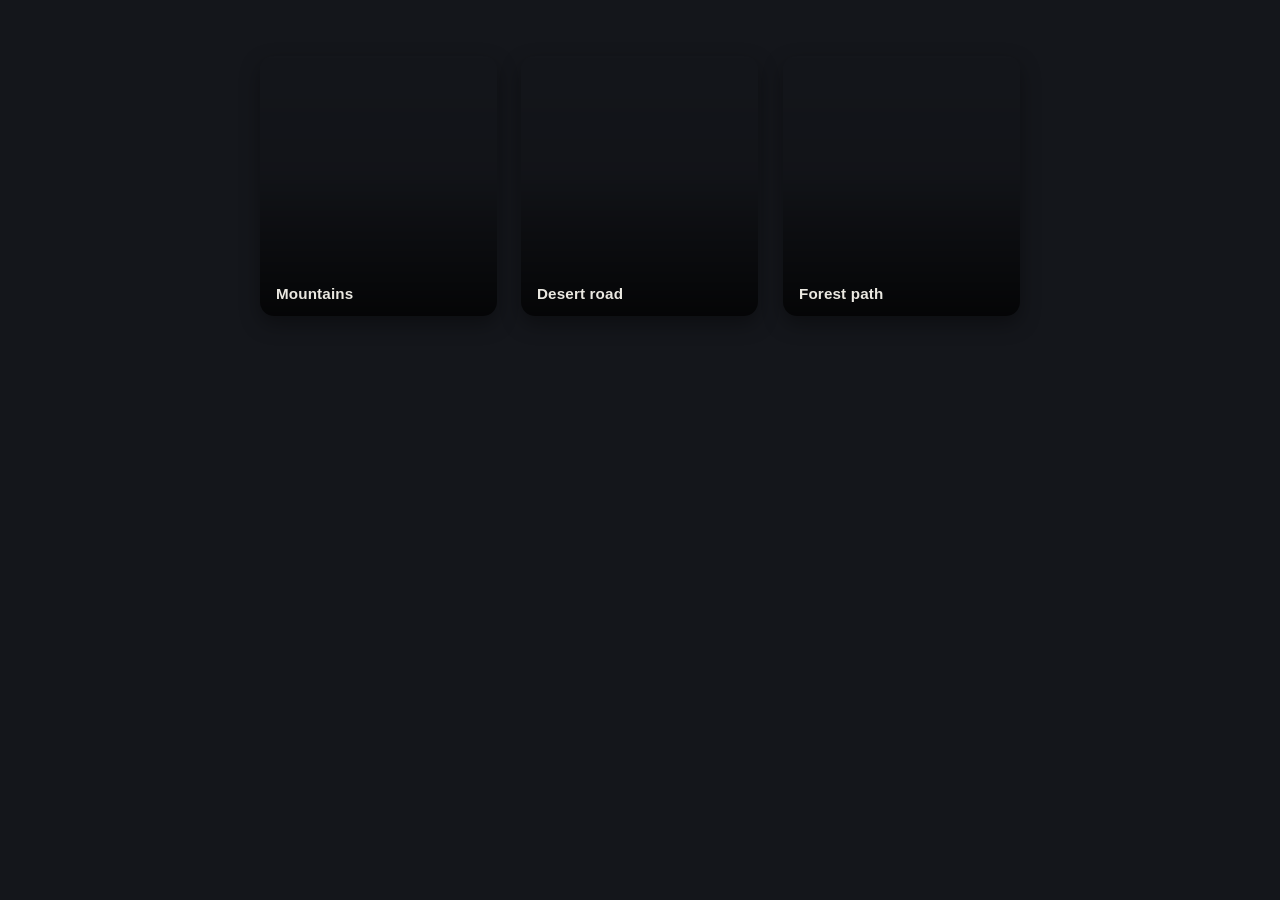
<file: assignment 4/index.html>
<!DOCTYPE html>
<html lang="en">
<head>
<meta charset="UTF-8">
<title>Assignment 4 — 3D Hover Cards</title>
 <link rel = "stylesheet" href="style.css">

</head>
<body>

  
  <div class="grid">
    <div class="card card-1"><span class="card-label">Mountains</span></div>
    <div class="card card-2"><span class="card-label">Desert road</span></div>
    <div class="card card-3"><span class="card-label">Forest path</span></div>
  </div>


</body>
</html>
</file>
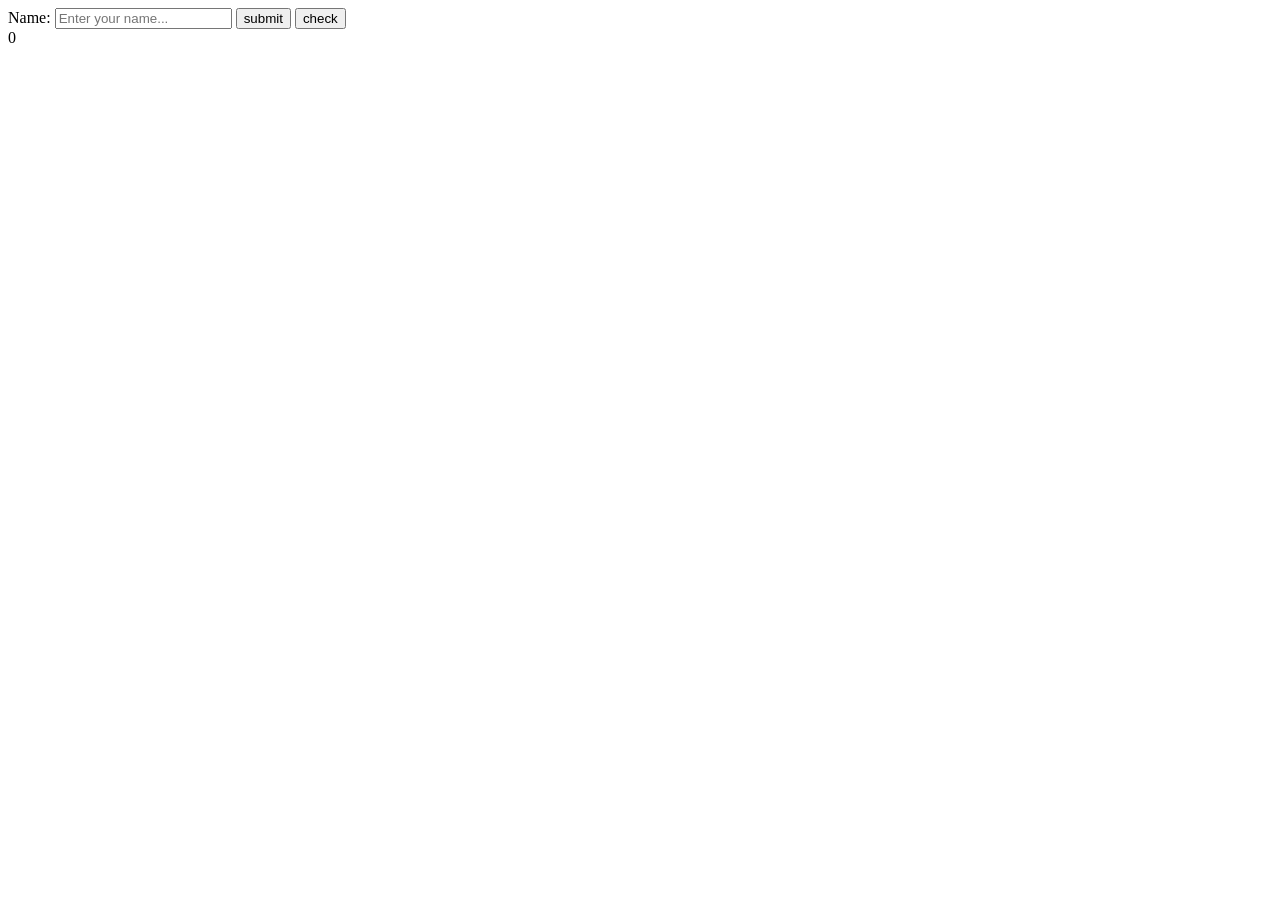
<file: assignment 5/index.html>
<!DOCTYPE html>
<html lang="en">
<head>
    <meta charset="UTF-8">
    <meta name="viewport" content="width=device-width, initial-scale=1.0">
    <title>Assignment 5</title>
    

    <style>
        #message{
            color: black;
        }
    </style>
</head>
<body>

    <div class="container">
    
            <div id="message"></div>

            <label for="">Name:</label>
            <input type="text" name="username" placeholder="Enter your name..." id="user_name">

            <button type="submit" id="welcome_btn" >submit</button>

            <button type="button" id="check_btn">check</button>
            <div id="message2"></div>

            <div class="counter">0</div>

    </div>
    

    <script src="script.js"></script>
    

    
</body>
</html>
</file>
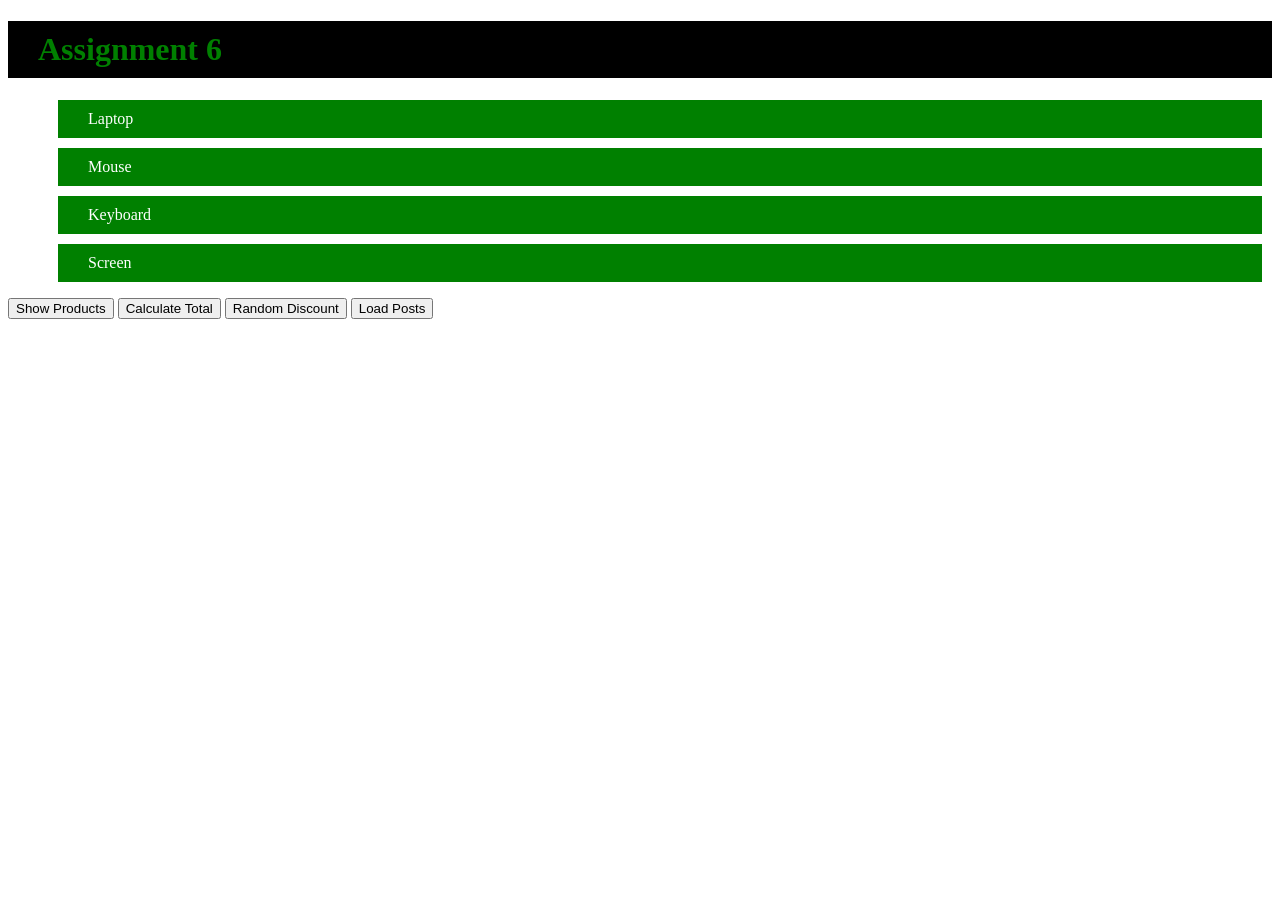
<file: assignment 6/index.html>
<!DOCTYPE html>
<html>
<head>
  <title>JavaScript Assignment</title>
</head>
<body>

  <h1 id="main-title">JavaScript Assignment</h1>

  <ul>
    <li class="product" data-price="500">Laptop</li>
    <li class="product" data-price="20">Mouse</li>
    <li class="product" data-price="35">Keyboard</li>
    <li class="product" data-price="150">Screen</li>
  </ul>

  <button onclick="showProducts()">Show Products</button>
  <button onclick="calculateTotal()">Calculate Total</button>
  <button onclick="randomDiscount()">Random Discount</button>
  <button onclick="loadPosts()">Load Posts</button>

  <div id="result"></div>

  <script src="script.js"></script>
</body>
</html>
</file>
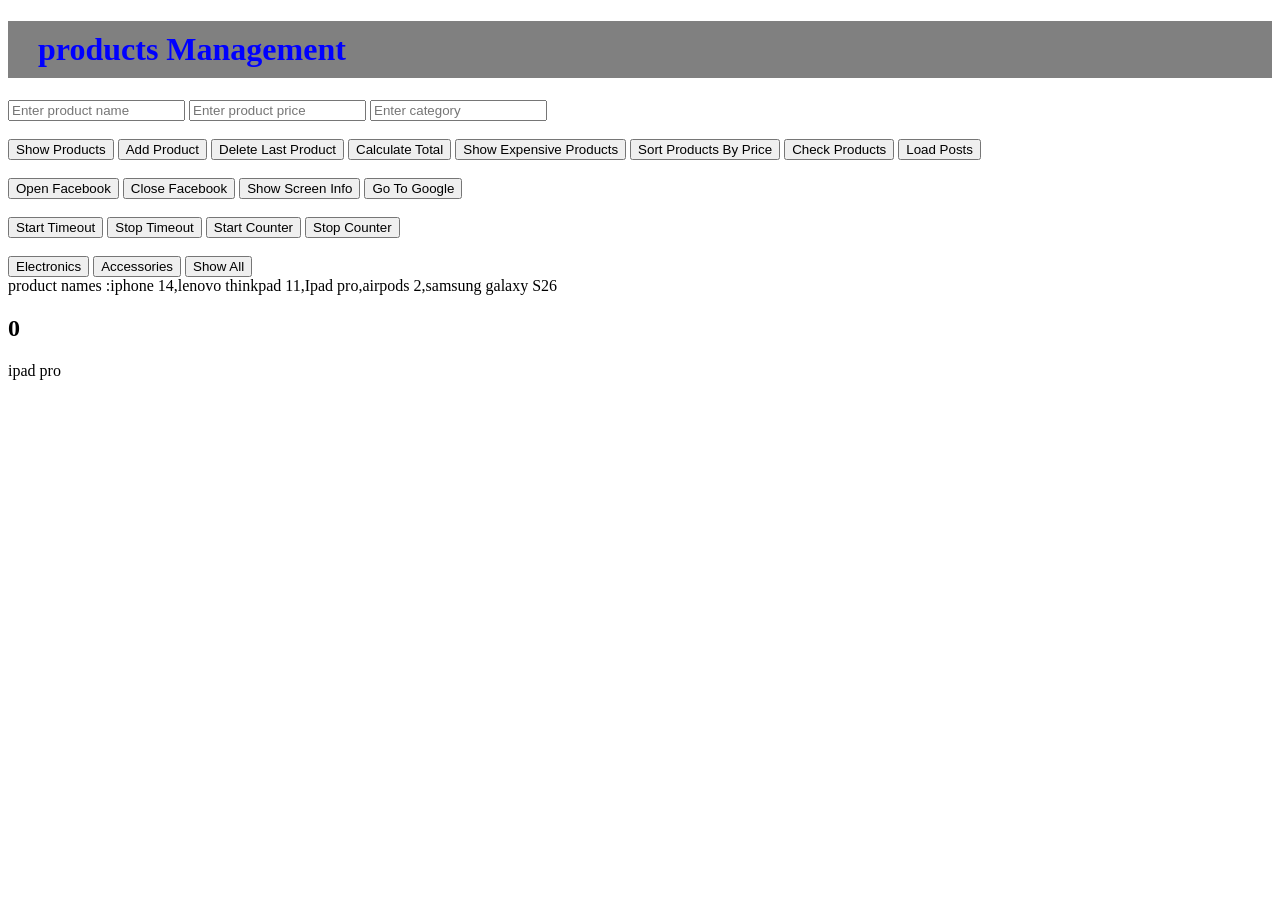
<file: assignment 7/index.html>
<!DOCTYPE html>
<html>
<head>
  <title>JavaScript Final Assignment</title>
</head>
<body>

  <h1 id="main-title">Products Management App</h1>

  <input type="text" id="productName" placeholder="Enter product name">
  <input type="number" id="productPrice" placeholder="Enter product price">
  <input type="text" id="productCategory" placeholder="Enter category">

  <br><br>

  <button onclick="drawProducts()">Show Products</button>
  <button onclick="addProduct()">Add Product</button>
  <button onclick="deleteLastProduct()">Delete Last Product</button>
  <button onclick="calculateTotal()">Calculate Total</button>
  <button onclick="showExpensiveProducts()">Show Expensive Products</button>
  <button onclick="sortProductsByPrice()">Sort Products By Price</button>
  <button onclick="checkProducts()">Check Products</button>
  <button onclick="loadPosts()">Load Posts</button>

  <br><br>

  <button onclick="openFacebook()">Open Facebook</button>
  <button onclick="closeFacebook()">Close Facebook</button>
  <button onclick="showScreenInfo()">Show Screen Info</button>
  <button onclick="goToGoogle()">Go To Google</button>

  <br><br>

  <button onclick="startTimeout()">Start Timeout</button>
  <button onclick="stopTimeout()">Stop Timeout</button>
  <button onclick="startCounter()">Start Counter</button>
  <button onclick="stopCounter()">Stop Counter</button>


  <br>
  <br>
  <button onclick="filterByCategory('electronics')">
    Electronics
</button>

<button onclick="filterByCategory('accessories')">
    Accessories
</button>

<button onclick="drawProducts()">
    Show All
</button>

<div id="result"></div>
  <h2 id="counter">0</h2>

  <div id="result"></div>

  <div id="product_set">ipad pro</div>


  <script src="script.js"></script>
</body>
</html>
</file>
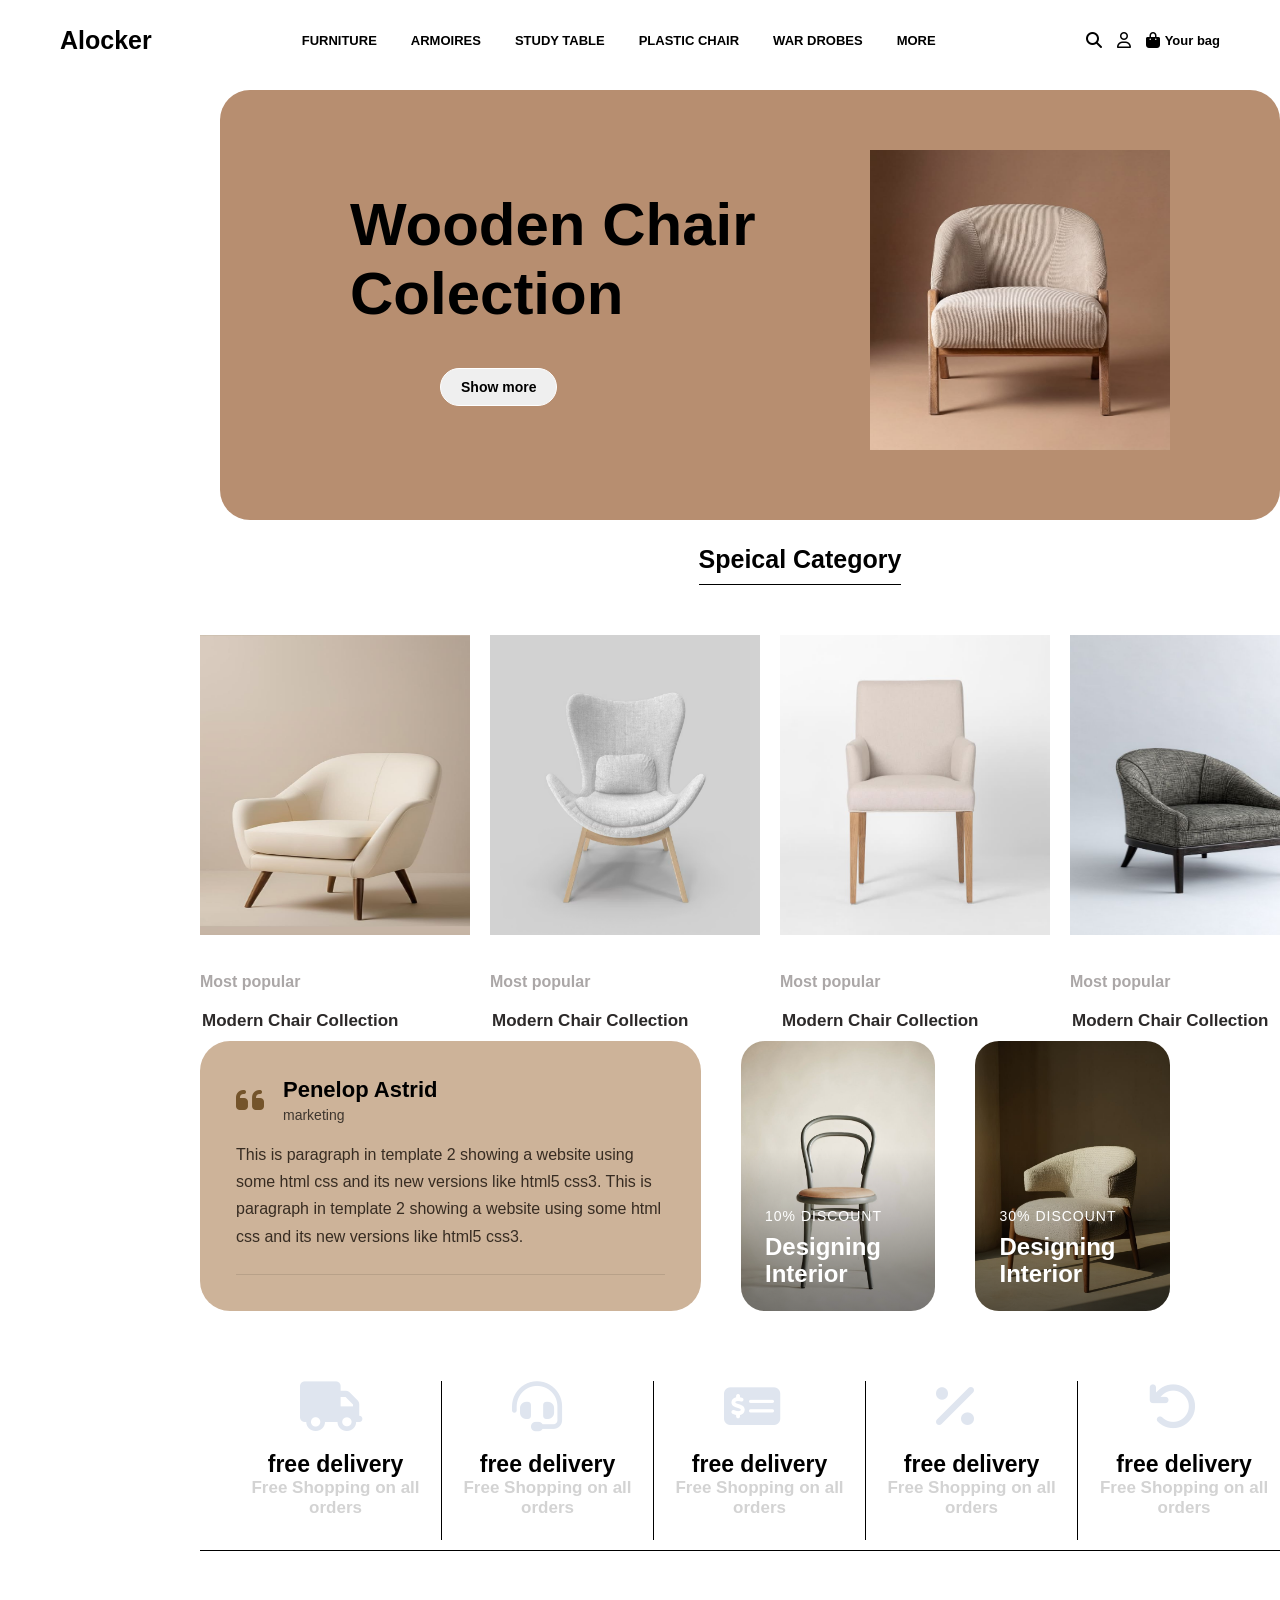
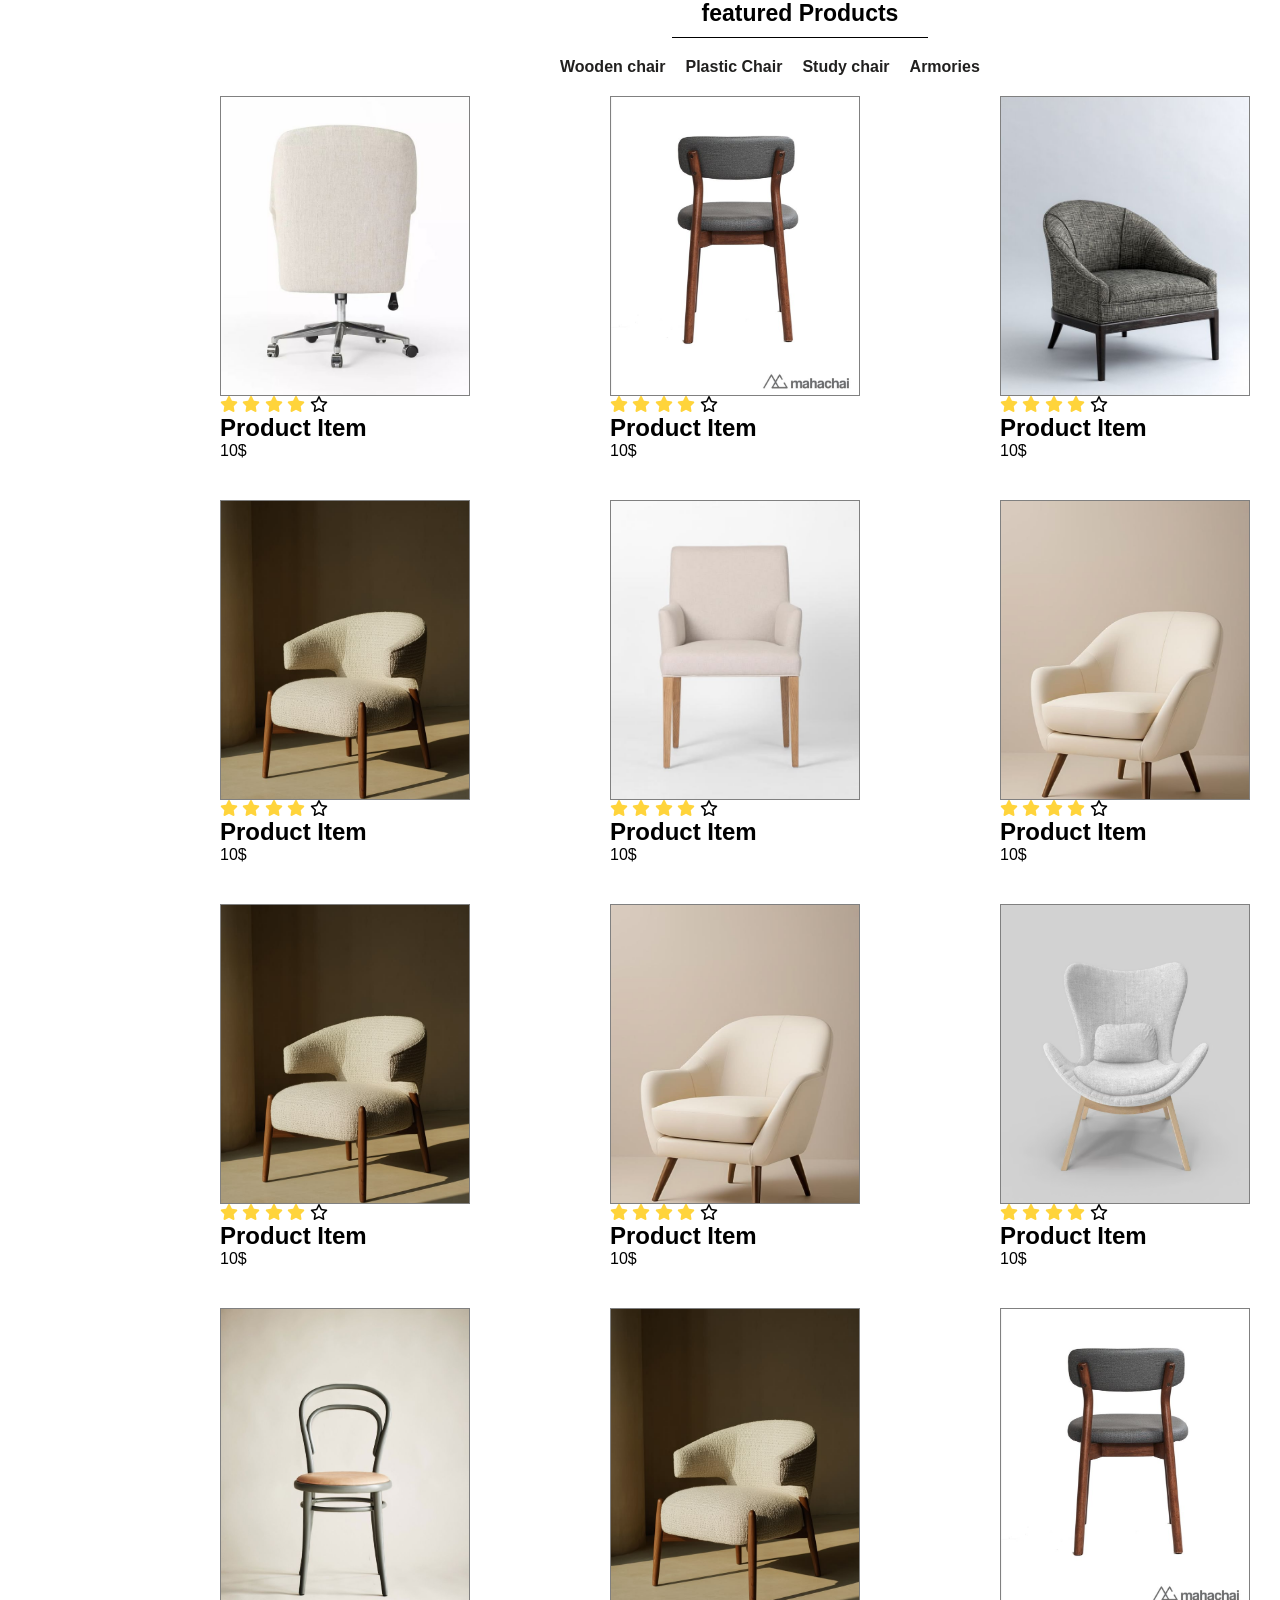
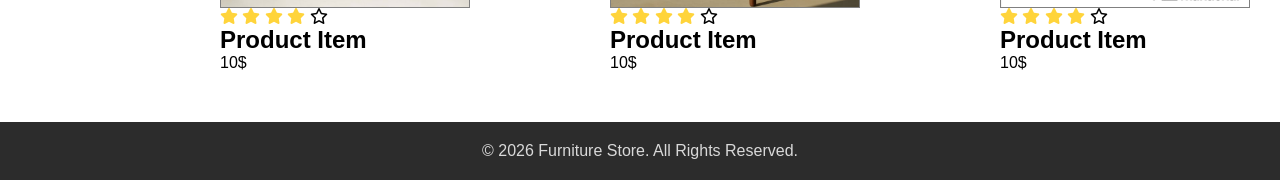
<file: p2.html>
<!DOCTYPE html>
<html lang="en">
<head>
    <meta charset="UTF-8">
    <meta name="viewport" content="width=device-width, initial-scale=1.0">
    <title>project 2</title>
    <link rel="stylesheet" href="style.css">
    <link rel="stylesheet" href="https://cdnjs.cloudflare.com/ajax/libs/font-awesome/6.5.1/css/all.min.css" />
</head>
<body>

    <section class="sec_navbar">
        <div class="nav_container">
            <nav class="nav_bar">
                
                <div class="nav_logo">
                    <a href="">Alocker</a>
                </div>

                <div class="nav_links">
                    <ul class="nav_items">
                        <li><a href="">furniture</a></li>
                        <li><a href="">armoires</a></li>
                        <li><a href="">study table</a></li>
                        <li><a href="">plastic chair</a></li>
                        <li><a href="">war drobes</a></li>
                        <li><a href="">more</a></li>
                    </ul>
                </div>

                <div class="right_navbar">
                    <a href=""><i class="fa-solid fa-magnifying-glass"></i></a>
                    <a href=""><i class="fa-regular fa-user"></i></a>
                    <a href="" class="bag_link">
                        <i class="fa-solid fa-bag-shopping"></i>
                        <span>Your bag</span>
                    </a>
                </div>

            </nav>
        </div>
    </section>

    <section class="sec1">
        <div class="par_photo"> 
            <img src="p2_images\p2_chair_s1.jpg" alt="">
            <h1>Wooden Chair <br>Colection</h1>
            <button type="button" class="par_photo_btn">Show more</button>
        </div>
    </section>

    <section class="special_ca">
        <div class="title_special">
            <h2>Speical Category</h2>
        </div>
        
        <div class="special_ca_container">
            <div class="special_ca_box">
                <div class="special1">
                    <div class="special_img_box">
                    <img src="p2_images/special_img1.jpg" alt="">
                    
                    <div class="icon_special">
                        <i class="fa-duotone fa-solid fa-circle-arrow-right" style="--fa-primary-color: rgb(176, 197, 234); --fa-secondary-color: rgb(241, 240, 240);"></i>
                    </div>

                    </div>
                    <p>Most popular</p>
                    <h2>Modern Chair Collection</h2>
                </div>
            </div>
            <div class="special_ca_box">
                <div class="special1">
                    <div class="special_img_box">
                    <img src="p2_images/special_img2.jpg" alt="">
                     <div class="icon_special">
                        <i class="fa-duotone fa-solid fa-circle-arrow-right" style="--fa-primary-color: rgb(176, 197, 234); --fa-secondary-color: rgb(241, 240, 240);"></i>
                    </div>
                    </div>
                     <p>Most popular</p>
                    <h2>Modern Chair Collection</h2>
                </div>
            </div>
            <div class="special_ca_box">
                <div class="special1">
                    <div class="special_img_box">
                    <img src="p2_images/special_img3.jpg" alt="">
                     <div class="icon_special">
                        <i class="fa-duotone fa-solid fa-circle-arrow-right" style="--fa-primary-color: rgb(176, 197, 234); --fa-secondary-color: rgb(241, 240, 240);"></i>
                    </div>
                    </div>
                     <p>Most popular</p>
                    <h2>Modern Chair Collection</h2>
                </div>
            </div>
            <div class="special_ca_box">
                <div class="special1">
                    <div class="special_img_box">
                    <img src="p2_images/special_img4.jpg" alt="">
                     <div class="icon_special">
                        <i class="fa-duotone fa-solid fa-circle-arrow-right" style="--fa-primary-color: rgb(176, 197, 234); --fa-secondary-color: rgb(241, 240, 240);"></i>
                    </div>
                </div>
                     <p>Most popular</p>
                    <h2>Modern Chair Collection</h2>
                </div>
            </div>
        </div>

        <div class="special_ca_container2">
            <div class="special_ca_content">
                <div class="special_ca_header">
                    <i class="fa-solid fa-quote-left"></i>
                    <div>
                        <h3>Penelop Astrid</h3>
                        <span>marketing</span>
                    </div>
                </div>
                <p>This is paragraph in template 2 showing a website using some html css and its new versions like html5 css3. This is paragraph in template 2 showing a website using some html css and its new versions like html5 css3.</p>
                <hr>
            </div>

            <div class="special_img_content1">
                <div class="special_img_overlay">
                    <span>10% Discount</span>
                    <h2>Designing Interior</h2>
                </div>
            </div>

            <div class="special_img_content2">
                <div class="special_img_overlay">
                    <span>30% Discount</span>
                    <h2>Designing Interior</h2>
                </div>
            </div>

        </div>

        <div class="special_ca_container3">
            <div class="icon_special_part3">
                <div class="icon_part3"> 
                    <i class="fa-solid fa-truck"></i>
                </div>
               
                <h2>free delivery</h2> 
                <p>Free Shopping on all orders</p>
            </div>

             <div class="icon_special_part3">
                <div class="icon_part3">
                    <i class="fa-solid fa-headset"></i>
                </div>
                <h2>free delivery</h2> 
                <p>Free Shopping on all orders</p>
            </div>

             <div class="icon_special_part3">
                <div class="icon_part3">
                    <i class="fa-solid fa-money-check-dollar"></i>
                </div>
                <h2>free delivery</h2> 
                <p>Free Shopping on all orders</p>
            </div>
             <div class="icon_special_part3">
                <div class="icon_part3">
                    <i class="fa-solid fa-percent"></i>
                </div>
                <h2>free delivery</h2> 
                <p>Free Shopping on all orders</p>
            </div>
             <div class="icon_special_part3">
                <div class="icon_part3">
                    <i class="fa-solid fa-arrow-rotate-left"></i>
                </div>
                <h2>free delivery</h2> 
                <p>Free Shopping on all orders</p>
            </div>

        </div>
    </section>

    
    <section class="feature_products">
        <div class="title_feature_products">
            <h1>featured Products</h1>
        </div>
        <div class="choice_feature_products">
            <p>Wooden chair</p>
            <p>Plastic Chair</p>
            <p>Study chair</p>
            <p>Armories</p>
        </div>
        <div class="feature_products_container">
            <div class="product_card">
                <div class="feature_img">
                    <img src="p2_images/img1_back.jpg" class="back" alt="">
                    <img src="p2_images/img1_front.jpg" class="front" alt="">
                    <div class="img_icons">
                    <i class="fa-brands fa-whatsapp" style="color: rgb(99, 230, 190);"></i>
                    <i class="fa-brands fa-facebook" style="color: rgb(176, 197, 234);"></i>
                    <i class="fa-brands fa-instagram" style="color: rgb(176, 197, 234);"></i>
                    <i class="fa-brands fa-x-twitter" style="color: rgb(176, 197, 234);"></i>
                    </div>
                </div>
                <i class="fa-solid fa-star" style="color: rgb(255, 212, 59);"></i>
                <i class="fa-solid fa-star" style="color: rgb(255, 212, 59);"></i>
                <i class="fa-solid fa-star" style="color: rgb(255, 212, 59);"></i>
                <i class="fa-solid fa-star" style="color: rgb(255, 212, 59);"></i>
                <i class="fa-regular fa-star"></i>
                <h2>Product Item</h2>
                <p>10$</p>
            </div>

            <div class="product_card">
                <div class="feature_img">
                    <img src="p2_images/img2_back.jpg" class="back" alt="">
                    <img src="p2_images/img2_front.jpg" class="front" alt="">
                    <div class="img_icons">
                    <i class="fa-brands fa-whatsapp" style="color: rgb(99, 230, 190);"></i>
                    <i class="fa-brands fa-facebook" style="color: rgb(176, 197, 234);"></i>
                    <i class="fa-brands fa-instagram" style="color: rgb(176, 197, 234);"></i>
                    <i class="fa-brands fa-x-twitter" style="color: rgb(176, 197, 234);"></i>
                    </div>
                </div>
                <i class="fa-solid fa-star" style="color: rgb(255, 212, 59);"></i>
                <i class="fa-solid fa-star" style="color: rgb(255, 212, 59);"></i>
                <i class="fa-solid fa-star" style="color: rgb(255, 212, 59);"></i>
                <i class="fa-solid fa-star" style="color: rgb(255, 212, 59);"></i>
                <i class="fa-regular fa-star"></i>
                <h2>Product Item</h2>
                <p>10$</p>
            </div>

            <div class="product_card">
                <div class="feature_img">
                    <img src="p2_images\special_img4.jpg" class="back" alt="">
                    <img src="p2_images\special_img4.jpg" class="front" alt="">
                    <div class="img_icons">
                    <i class="fa-brands fa-whatsapp" style="color: rgb(99, 230, 190);"></i>
                    <i class="fa-brands fa-facebook" style="color: rgb(176, 197, 234);"></i>
                    <i class="fa-brands fa-instagram" style="color: rgb(176, 197, 234);"></i>
                    <i class="fa-brands fa-x-twitter" style="color: rgb(176, 197, 234);"></i>
                    </div>
                </div>
                <i class="fa-solid fa-star" style="color: rgb(255, 212, 59);"></i>
                <i class="fa-solid fa-star" style="color: rgb(255, 212, 59);"></i>
                <i class="fa-solid fa-star" style="color: rgb(255, 212, 59);"></i>
                <i class="fa-solid fa-star" style="color: rgb(255, 212, 59);"></i>
                <i class="fa-regular fa-star"></i>
                <h2>Product Item</h2>
                <p>10$</p>
            </div>

            <div class="product_card">
                <div class="feature_img">
                   <img src="p2_images\special_img6.jpg " class="back" alt="">
                    <img src="p2_images\special_img6.jpg" class="front" alt="">
                    <div class="img_icons">
                    <i class="fa-brands fa-whatsapp" style="color: rgb(99, 230, 190);"></i>
                    <i class="fa-brands fa-facebook" style="color: rgb(176, 197, 234);"></i>
                    <i class="fa-brands fa-instagram" style="color: rgb(176, 197, 234);"></i>
                    <i class="fa-brands fa-x-twitter" style="color: rgb(176, 197, 234);"></i>
                    </div>
                </div>
                <i class="fa-solid fa-star" style="color: rgb(255, 212, 59);"></i>
                <i class="fa-solid fa-star" style="color: rgb(255, 212, 59);"></i>
                <i class="fa-solid fa-star" style="color: rgb(255, 212, 59);"></i>
                <i class="fa-solid fa-star" style="color: rgb(255, 212, 59);"></i>
                <i class="fa-regular fa-star"></i>
                <h2>Product Item</h2>
                <p>10$</p>
            </div>

            <div class="product_card">
                <div class="feature_img">
                   <img src="p2_images\special_img3.jpg" class="back" alt="">
                    <img src="p2_images\special_img3.jpg" class="front" alt="">
                    <div class="img_icons">
                    <i class="fa-brands fa-whatsapp" style="color: rgb(99, 230, 190);"></i>
                    <i class="fa-brands fa-facebook" style="color: rgb(176, 197, 234);"></i>
                    <i class="fa-brands fa-instagram" style="color: rgb(176, 197, 234);"></i>
                    <i class="fa-brands fa-x-twitter" style="color: rgb(176, 197, 234);"></i>
                    </div>
                </div>
                <i class="fa-solid fa-star" style="color: rgb(255, 212, 59);"></i>
                <i class="fa-solid fa-star" style="color: rgb(255, 212, 59);"></i>
                <i class="fa-solid fa-star" style="color: rgb(255, 212, 59);"></i>
                <i class="fa-solid fa-star" style="color: rgb(255, 212, 59);"></i>
                <i class="fa-regular fa-star"></i>
                <h2>Product Item</h2>
                <p>10$</p>
            </div>

            <div class="product_card">
                <div class="feature_img">
                    <img src="p2_images\special_img1.jpg" class="back" alt="">
                    <img src="p2_images\special_img1.jpg" class="front" alt="">
                    <div class="img_icons">
                    <i class="fa-brands fa-whatsapp" style="color: rgb(99, 230, 190);"></i>
                    <i class="fa-brands fa-facebook" style="color: rgb(176, 197, 234);"></i>
                    <i class="fa-brands fa-instagram" style="color: rgb(176, 197, 234);"></i>
                    <i class="fa-brands fa-x-twitter" style="color: rgb(176, 197, 234);"></i>
                    </div>
                </div>
                <i class="fa-solid fa-star" style="color: rgb(255, 212, 59);"></i>
                <i class="fa-solid fa-star" style="color: rgb(255, 212, 59);"></i>
                <i class="fa-solid fa-star" style="color: rgb(255, 212, 59);"></i>
                <i class="fa-solid fa-star" style="color: rgb(255, 212, 59);"></i>
                <i class="fa-regular fa-star"></i>
                <h2>Product Item</h2>
                <p>10$</p>
            </div>

            <div class="product_card">
                <div class="feature_img">
                    <img src="p2_images\special_img6.jpg" class="back" alt="">
                    <img src="p2_images\special_img6.jpg" class="front" alt="">
                    <div class="img_icons">
                    <i class="fa-brands fa-whatsapp" style="color: rgb(99, 230, 190);"></i>
                    <i class="fa-brands fa-facebook" style="color: rgb(176, 197, 234);"></i>
                    <i class="fa-brands fa-instagram" style="color: rgb(176, 197, 234);"></i>
                    <i class="fa-brands fa-x-twitter" style="color: rgb(176, 197, 234);"></i>
                    </div>
                </div>
                <i class="fa-solid fa-star" style="color: rgb(255, 212, 59);"></i>
                <i class="fa-solid fa-star" style="color: rgb(255, 212, 59);"></i>
                <i class="fa-solid fa-star" style="color: rgb(255, 212, 59);"></i>
                <i class="fa-solid fa-star" style="color: rgb(255, 212, 59);"></i>
                <i class="fa-regular fa-star"></i>
                <h2>Product Item</h2>
                <p>10$</p>
            </div>

            <div class="product_card">
                <div class="feature_img">
                    <img src="p2_images\special_img1.jpg" class="back" alt="">
                    <img src="p2_images\special_img1.jpg" class="front" alt="">
                    <div class="img_icons">
                    <i class="fa-brands fa-whatsapp" style="color: rgb(99, 230, 190);"></i>
                    <i class="fa-brands fa-facebook" style="color: rgb(176, 197, 234);"></i>
                    <i class="fa-brands fa-instagram" style="color: rgb(176, 197, 234);"></i>
                    <i class="fa-brands fa-x-twitter" style="color: rgb(176, 197, 234);"></i>
                    </div>
                </div>
                <i class="fa-solid fa-star" style="color: rgb(255, 212, 59);"></i>
                <i class="fa-solid fa-star" style="color: rgb(255, 212, 59);"></i>
                <i class="fa-solid fa-star" style="color: rgb(255, 212, 59);"></i>
                <i class="fa-solid fa-star" style="color: rgb(255, 212, 59);"></i>
                <i class="fa-regular fa-star"></i>
                <h2>Product Item</h2>
                <p>10$</p>
            </div>

            <div class="product_card">
                <div class="feature_img">
                    <img src="p2_images\special_img2.jpg" class="back" alt="">
                    <img src="p2_images\special_img2.jpg" class="front" alt="">
                    <div class="img_icons">
                    <i class="fa-brands fa-whatsapp" style="color: rgb(99, 230, 190);"></i>
                    <i class="fa-brands fa-facebook" style="color: rgb(176, 197, 234);"></i>
                    <i class="fa-brands fa-instagram" style="color: rgb(176, 197, 234);"></i>
                    <i class="fa-brands fa-x-twitter" style="color: rgb(176, 197, 234);"></i>
                    </div>
                </div>
                <i class="fa-solid fa-star" style="color: rgb(255, 212, 59);"></i>
                <i class="fa-solid fa-star" style="color: rgb(255, 212, 59);"></i>
                <i class="fa-solid fa-star" style="color: rgb(255, 212, 59);"></i>
                <i class="fa-solid fa-star" style="color: rgb(255, 212, 59);"></i>
                <i class="fa-regular fa-star"></i>
                <h2>Product Item</h2>
                <p>10$</p>
            </div>

            <div class="product_card">
                <div class="feature_img">
                    <img src="p2_images\special_img5.jpg" class="back" alt="">
                    <img src="p2_images\special_img5.jpg" class="front" alt="">
                    <div class="img_icons">
                    <i class="fa-brands fa-whatsapp" style="color: rgb(99, 230, 190);"></i>
                    <i class="fa-brands fa-facebook" style="color: rgb(176, 197, 234);"></i>
                    <i class="fa-brands fa-instagram" style="color: rgb(176, 197, 234);"></i>
                    <i class="fa-brands fa-x-twitter" style="color: rgb(176, 197, 234);"></i>
                    </div>
                </div>
                <i class="fa-solid fa-star" style="color: rgb(255, 212, 59);"></i>
                <i class="fa-solid fa-star" style="color: rgb(255, 212, 59);"></i>
                <i class="fa-solid fa-star" style="color: rgb(255, 212, 59);"></i>
                <i class="fa-solid fa-star" style="color: rgb(255, 212, 59);"></i>
                <i class="fa-regular fa-star"></i>
                <h2>Product Item</h2>
                <p>10$</p>
            </div>

            <div class="product_card">
                <div class="feature_img">
                    <img src="p2_images\special_img6.jpg" class="back" alt="">
                    <img src="p2_images\special_img6.jpg" class="front" alt="">
                    <div class="img_icons">
                    <i class="fa-brands fa-whatsapp" style="color: rgb(99, 230, 190);"></i>
                    <i class="fa-brands fa-facebook" style="color: rgb(176, 197, 234);"></i>
                    <i class="fa-brands fa-instagram" style="color: rgb(176, 197, 234);"></i>
                    <i class="fa-brands fa-x-twitter" style="color: rgb(176, 197, 234);"></i>
                    </div>
                </div>
                <i class="fa-solid fa-star" style="color: rgb(255, 212, 59);"></i>
                <i class="fa-solid fa-star" style="color: rgb(255, 212, 59);"></i>
                <i class="fa-solid fa-star" style="color: rgb(255, 212, 59);"></i>
                <i class="fa-solid fa-star" style="color: rgb(255, 212, 59);"></i>
                <i class="fa-regular fa-star"></i>
                <h2>Product Item</h2>
                <p>10$</p>
            </div>

            <div class="product_card">
                <div class="feature_img">
                   <img src="p2_images\img2_back.jpg" class="back" alt="">
                    <img src="p2_images\img2_back.jpg" class="front" alt="">
                    <div class="img_icons">
                    <i class="fa-brands fa-whatsapp" style="color: rgb(99, 230, 190);"></i>
                    <i class="fa-brands fa-facebook" style="color: rgb(176, 197, 234);"></i>
                    <i class="fa-brands fa-instagram" style="color: rgb(176, 197, 234);"></i>
                    <i class="fa-brands fa-x-twitter" style="color: rgb(176, 197, 234);"></i>
                    </div>
                </div>
                <i class="fa-solid fa-star" style="color: rgb(255, 212, 59);"></i>
                <i class="fa-solid fa-star" style="color: rgb(255, 212, 59);"></i>
                <i class="fa-solid fa-star" style="color: rgb(255, 212, 59);"></i>
                <i class="fa-solid fa-star" style="color: rgb(255, 212, 59);"></i>
                <i class="fa-regular fa-star"></i>
                <h2>Product Item</h2>
                <p>10$</p>
            </div>

        </div>

    </section>

<footer class="footer">
    <p>&copy; 2026 Furniture Store. All Rights Reserved.</p>
</footer>
    
</body>
</html>
</file>
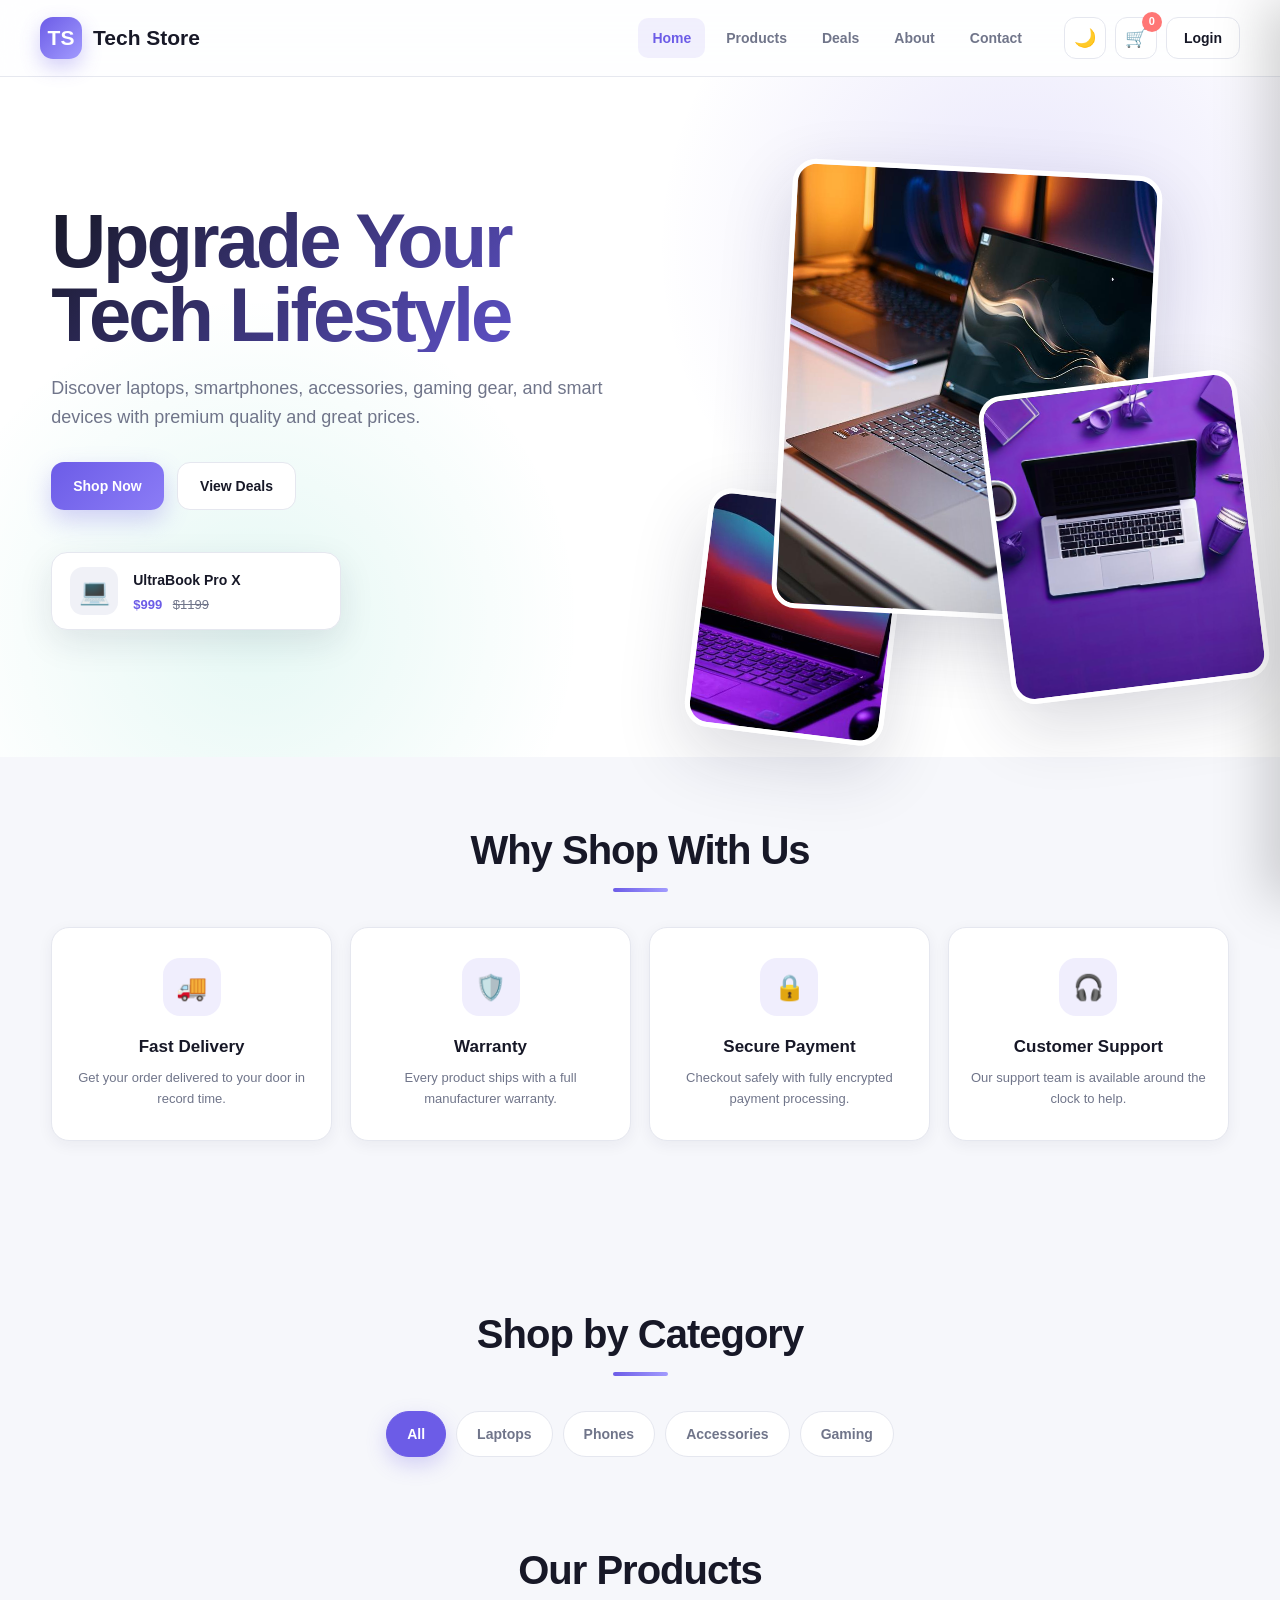
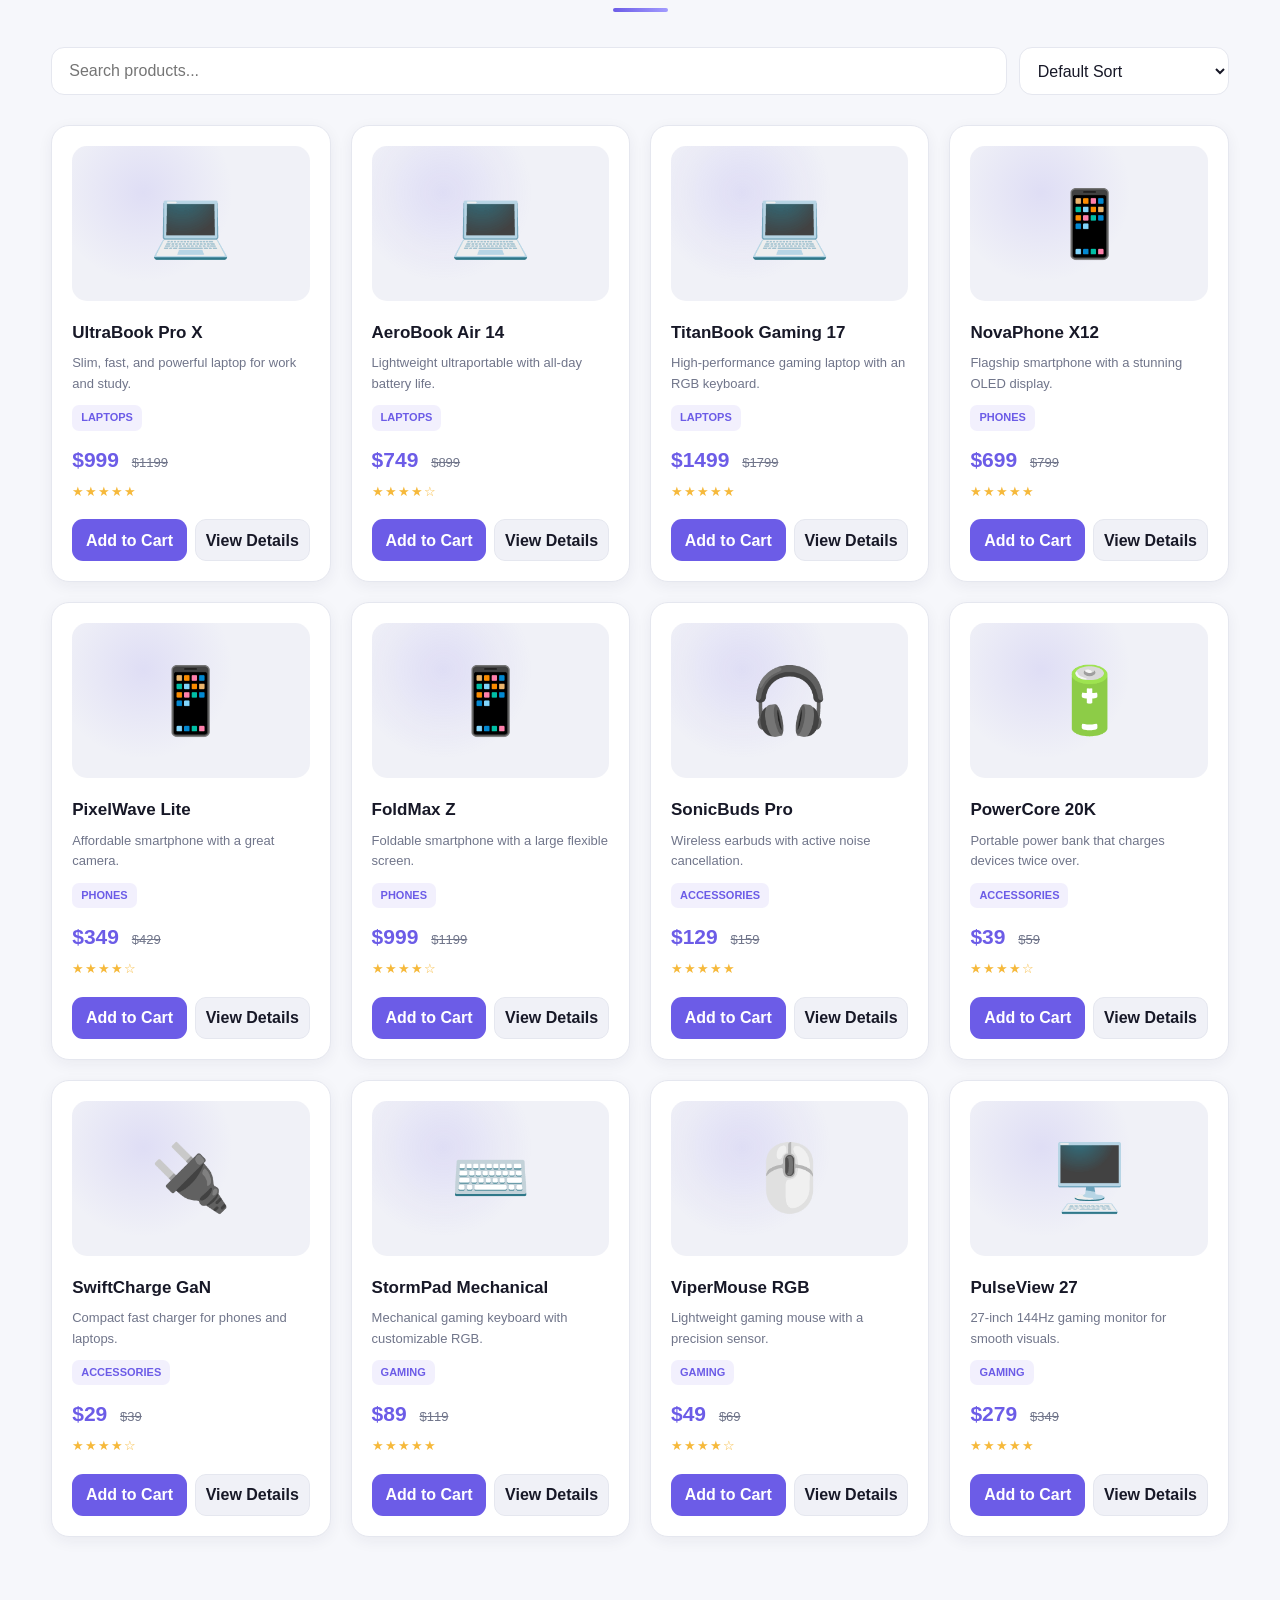
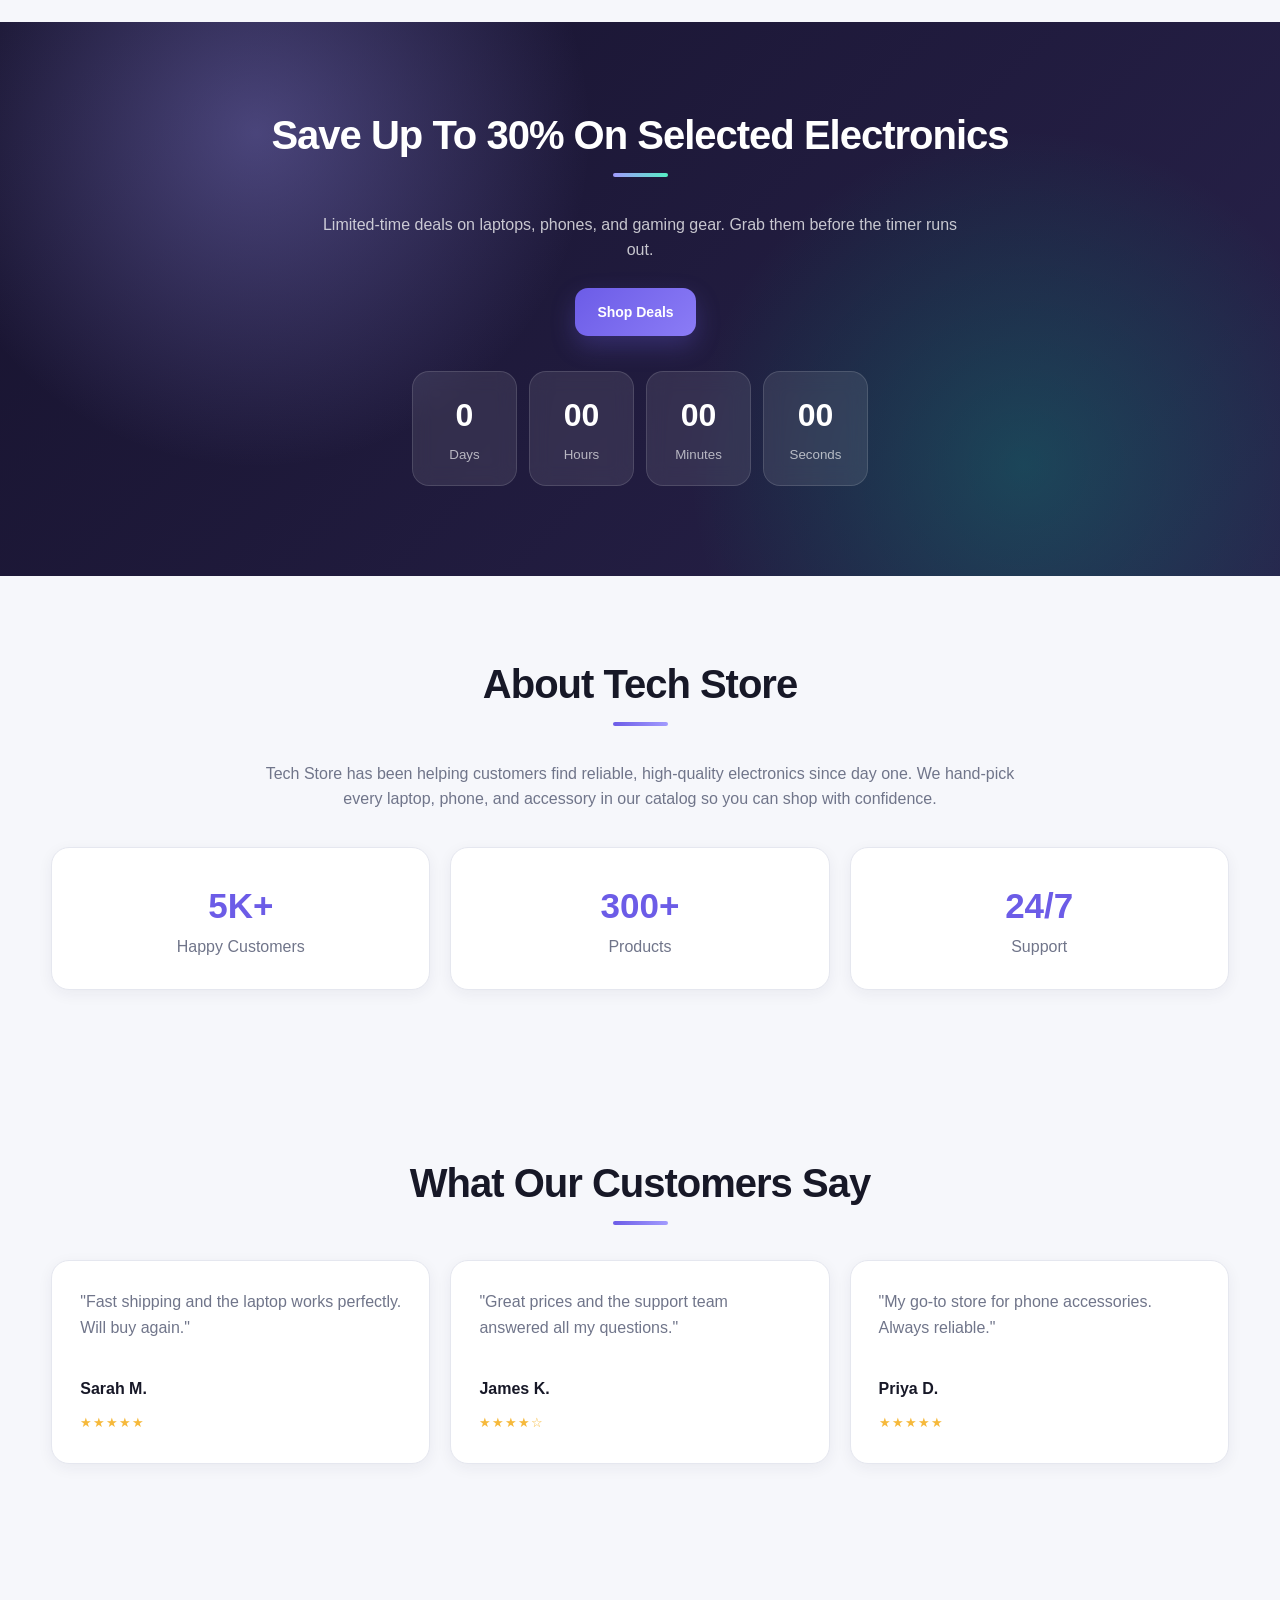
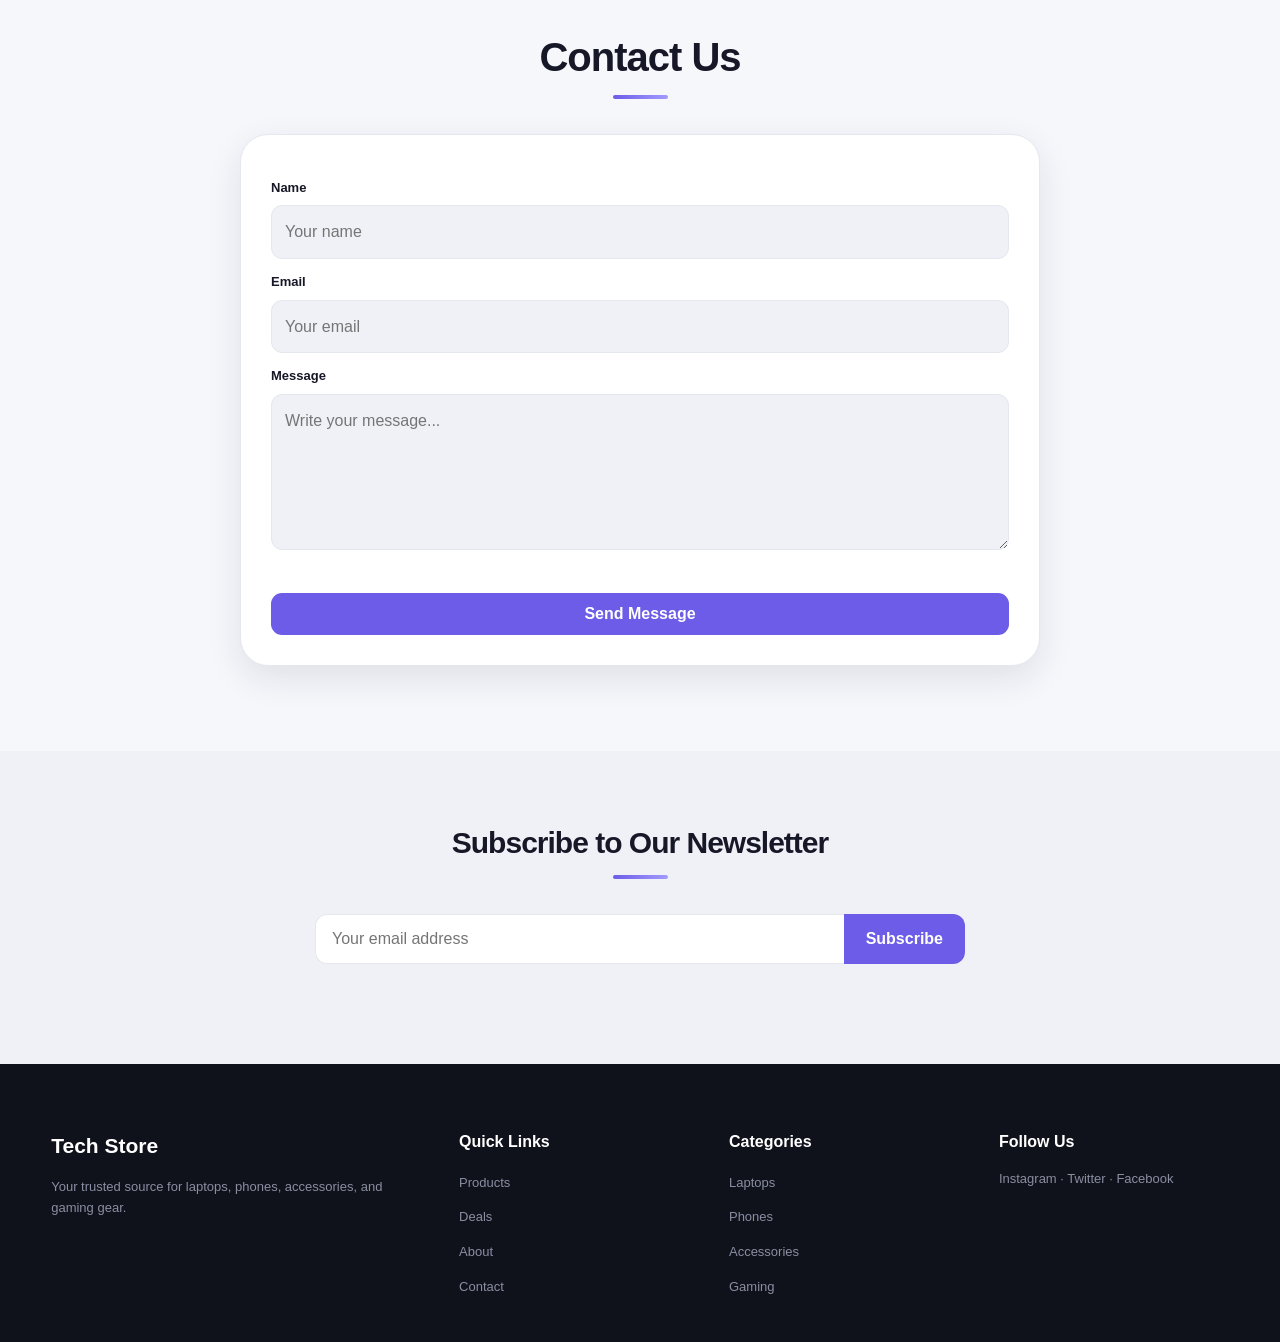
<file: tech.html>
<!DOCTYPE html>
<html lang="en">
<head>
    <meta charset="UTF-8">
    <meta name="viewport" content="width=device-width, initial-scale=1.0">

    <meta
        name="description"
        content="Tech Store - Laptops, smartphones, accessories and gaming products."
    >

    <title>Tech Store | Premium Electronics</title>

    <link rel="stylesheet" href="tech.css">
</head>

<body>

<!-- =====================================================
     HEADER
     ===================================================== -->

<header class="modern-header">
    <nav class="modern-nav" aria-label="Main navigation">

        <a class="modern-brand" href="index.html" aria-label="Tech Store home">
            <span class="modern-brand-mark">TS</span>
            <span>Tech Store</span>
        </a>

        <button
            id="mobileMenuBtn"
            class="modern-menu-btn"
            type="button"
            aria-label="Toggle menu"
            aria-expanded="false"
        >
            ☰
        </button>

        <div class="modern-links" id="navLinks">
            <a href="index.html" aria-current="page">Home</a>
            <a href="#products">Products</a>
            <a href="#deals">Deals</a>
            <a href="#about">About</a>
            <a href="#contact">Contact</a>
        </div>

        <div class="modern-actions">

            <button
                id="darkModeBtn"
                class="icon-btn"
                type="button"
                aria-label="Toggle dark mode"
            >
                🌙
            </button>

            <button
                id="cartBtn"
                class="icon-btn"
                type="button"
                aria-label="Open shopping cart"
            >
                🛒
                <span id="cartCount" class="cart-count">0</span>
            </button>

            <button
                id="loginBtn"
                class="modern-login"
                type="button"
            >
                Login
            </button>

            <div id="userArea" class="user-area hidden">
                <span id="usernameDisplay"></span>

                <button
                    id="logoutBtn"
                    class="modern-login"
                    type="button"
                >
                    Logout
                </button>
            </div>

        </div>
    </nav>
</header>


<main>

<!-- =====================================================
     HERO
     ===================================================== -->

<section class="hero">

    <div class="para_image">

        <h1>Upgrade Your Tech Lifestyle</h1>

        <p>
            Discover laptops, smartphones, accessories, gaming gear,
            and smart devices with premium quality and great prices.
        </p>

        <a
            class="img_hero_btn img_hero_btn_veiw"
            href="#products"
        >
            Shop Now
        </a>

        <a
            class="img_hero_btn img_hero_btn_contact"
            href="#deals"
        >
            View Deals
        </a>

        <div class="hero-featured-card">

            <span class="hero-featured-emoji">💻</span>

            <div>
                <strong>UltraBook Pro X</strong>

                <p>
                    <span class="price">$999</span>
                    <span class="old-price">$1199</span>
                </p>
            </div>

        </div>

    </div>


    <div class="image1">
        <img
            src="image\laptop - Copy.jpg"
            alt="Modern technology setup"
        >
    </div>

    <div class="image2">
        <img
            src="image\coffe AND LAPTOP.jpg"
            alt="Laptop workspace"
        >
    </div>

    <div class="image3">
        <img
            src="image\laptop and phone - Copy.jpg"
            alt="Technology background"
        >
    </div>

</section>


<!-- =====================================================
     SERVICES
     ===================================================== -->

<section class="services_sec" id="services">

    <h2>Why Shop With Us</h2>

    <div class="services_container">

        <div class="services">
            <i>🚚</i>
            <h3>Fast Delivery</h3>
            <p>
                Get your order delivered to your door in record time.
            </p>
        </div>

        <div class="services">
            <i>🛡️</i>
            <h3>Warranty</h3>
            <p>
                Every product ships with a full manufacturer warranty.
            </p>
        </div>

        <div class="services">
            <i>🔒</i>
            <h3>Secure Payment</h3>
            <p>
                Checkout safely with fully encrypted payment processing.
            </p>
        </div>

        <div class="services">
            <i>🎧</i>
            <h3>Customer Support</h3>
            <p>
                Our support team is available around the clock to help.
            </p>
        </div>

    </div>

</section>


<!-- =====================================================
     CATEGORIES
     ===================================================== -->

<section class="categories-sec" id="categories">

    <h2>Shop by Category</h2>

    <div class="category-list">

        <button
            class="category-btn active"
            data-category="all"
            type="button"
        >
            All
        </button>

        <button
            class="category-btn"
            data-category="laptops"
            type="button"
        >
            Laptops
        </button>

        <button
            class="category-btn"
            data-category="phones"
            type="button"
        >
            Phones
        </button>

        <button
            class="category-btn"
            data-category="accessories"
            type="button"
        >
            Accessories
        </button>

        <button
            class="category-btn"
            data-category="gaming"
            type="button"
        >
            Gaming
        </button>

    </div>

</section>


<!-- =====================================================
     PRODUCTS
     ===================================================== -->

<section class="products-sec" id="products">

    <h2>Our Products</h2>

    <div class="products-toolbar">

        <input
            type="text"
            id="searchInput"
            placeholder="Search products..."
            aria-label="Search products"
        >

        <select
            id="sortSelect"
            aria-label="Sort products"
        >
            <option value="default">Default Sort</option>
            <option value="price-asc">Price: Low to High</option>
            <option value="price-desc">Price: High to Low</option>
            <option value="name-asc">Name A-Z</option>
        </select>

    </div>

    <div
        class="products-grid"
        id="productsGrid"
    ></div>

</section>


<!-- =====================================================
     PRODUCT MODAL
     ===================================================== -->

<div
    class="modal-overlay hidden"
    id="productModal"
    role="dialog"
    aria-modal="true"
    aria-label="Product details"
>

    <div class="modal-panel">

        <button
            class="modal-close"
            data-modal="productModal"
            type="button"
            aria-label="Close"
        >
            ✕
        </button>

        <div id="productModalBody"></div>

    </div>

</div>


<!-- =====================================================
     AUTH MODAL
     ===================================================== -->

<div
    class="modal-overlay hidden"
    id="authModal"
    role="dialog"
    aria-modal="true"
    aria-label="Authentication"
>

    <div class="modal-panel">

        <button
            class="modal-close"
            data-modal="authModal"
            type="button"
            aria-label="Close"
        >
            ✕
        </button>


        <div class="auth-tabs">

            <button
                class="auth-tab active"
                id="loginTabBtn"
                data-tab="login"
                type="button"
            >
                Login
            </button>

            <button
                class="auth-tab"
                id="signupTabBtn"
                data-tab="signup"
                type="button"
            >
                Sign Up
            </button>

        </div>


        <!-- LOGIN -->

        <form id="loginForm" class="auth-form">

            <label for="loginEmail">
                Email
            </label>

            <input
                type="email"
                id="loginEmail"
                placeholder="Enter your email"
                required
            >

            <label for="loginPassword">
                Password
            </label>

            <input
                type="password"
                id="loginPassword"
                placeholder="Enter your password"
                required
            >

            <p
                class="form-error"
                id="loginError"
            ></p>

            <button type="submit">
                Login
            </button>

        </form>


        <!-- SIGN UP -->

        <form
            id="signupForm"
            class="auth-form hidden"
        >

            <label for="signupName">
                Full Name
            </label>

            <input
                type="text"
                id="signupName"
                placeholder="Your full name"
                required
            >

            <label for="signupEmail">
                Email
            </label>

            <input
                type="email"
                id="signupEmail"
                placeholder="Your email"
                required
            >

            <label for="signupPassword">
                Password
            </label>

            <input
                type="password"
                id="signupPassword"
                placeholder="At least 6 characters"
                required
            >

            <p
                class="form-error"
                id="signupError"
            ></p>

            <button type="submit">
                Create Account
            </button>

        </form>

    </div>

</div>


<!-- =====================================================
     CART
     ===================================================== -->

<aside
    class="cart-sidebar"
    id="cartSidebar"
    aria-label="Shopping cart"
>

    <div class="cart-sidebar-header">

        <h2>Your Cart</h2>

        <button
            class="modal-close"
            id="cartCloseBtn"
            type="button"
            aria-label="Close cart"
        >
            ✕
        </button>

    </div>

    <div id="cartItems"></div>

    <div class="cart-total-row">

        <strong>Total:</strong>

        <span id="cartTotal">
            $0
        </span>

    </div>

    <button
        class="checkout-btn"
        id="checkoutBtn"
        type="button"
    >
        Checkout
    </button>

    <p
        class="form-error"
        id="cartMessage"
    ></p>

</aside>

<div
    class="cart-overlay hidden"
    id="cartOverlay"
></div>


<!-- =====================================================
     DEALS
     ===================================================== -->

<section class="deals-sec" id="deals">

    <h2>
        Save Up To 30% On Selected Electronics
    </h2>

    <p>
        Limited-time deals on laptops, phones, and gaming gear.
        Grab them before the timer runs out.
    </p>

    <a
        class="img_hero_btn img_hero_btn_veiw"
        href="#products"
    >
        Shop Deals
    </a>

    <div
        class="countdown"
        id="countdown"
    >

        <div class="countdown-box">
            <span id="cdDays">0</span>
            <small>Days</small>
        </div>

        <div class="countdown-box">
            <span id="cdHours">0</span>
            <small>Hours</small>
        </div>

        <div class="countdown-box">
            <span id="cdMinutes">0</span>
            <small>Minutes</small>
        </div>

        <div class="countdown-box">
            <span id="cdSeconds">0</span>
            <small>Seconds</small>
        </div>

    </div>

</section>


<!-- =====================================================
     ABOUT
     ===================================================== -->

<section class="about-sec" id="about">

    <h2>About Tech Store</h2>

    <p>
        Tech Store has been helping customers find reliable,
        high-quality electronics since day one. We hand-pick
        every laptop, phone, and accessory in our catalog so
        you can shop with confidence.
    </p>

    <div class="about-stats">

        <div class="stat-box">
            <strong>5K+</strong>
            <span>Happy Customers</span>
        </div>

        <div class="stat-box">
            <strong>300+</strong>
            <span>Products</span>
        </div>

        <div class="stat-box">
            <strong>24/7</strong>
            <span>Support</span>
        </div>

    </div>

</section>


<!-- =====================================================
     REVIEWS
     ===================================================== -->

<section class="reviews-sec" id="reviews">

    <h2>What Our Customers Say</h2>

    <div class="reviews-container">

        <div class="review-card">
            <p>
                "Fast shipping and the laptop works perfectly.
                Will buy again."
            </p>

            <strong>Sarah M.</strong>

            <span class="rating">
                ★★★★★
            </span>
        </div>

        <div class="review-card">
            <p>
                "Great prices and the support team answered
                all my questions."
            </p>

            <strong>James K.</strong>

            <span class="rating">
                ★★★★☆
            </span>
        </div>

        <div class="review-card">
            <p>
                "My go-to store for phone accessories.
                Always reliable."
            </p>

            <strong>Priya D.</strong>

            <span class="rating">
                ★★★★★
            </span>
        </div>

    </div>

</section>


<!-- =====================================================
     CONTACT
     ===================================================== -->

<section class="contact-sec" id="contact">

    <h2>Contact Us</h2>

    <form id="contactForm">

        <label for="contactName">
            Name
        </label>

        <input
            type="text"
            id="contactName"
            placeholder="Your name"
            required
        >

        <label for="contactEmail">
            Email
        </label>

        <input
            type="email"
            id="contactEmail"
            placeholder="Your email"
            required
        >

        <label for="contactMessage">
            Message
        </label>

        <textarea
            id="contactMessage"
            rows="5"
            placeholder="Write your message..."
            required
        ></textarea>

        <p
            class="form-error"
            id="contactMsgArea"
        ></p>

        <button type="submit">
            Send Message
        </button>

    </form>

</section>


<!-- =====================================================
     NEWSLETTER
     ===================================================== -->

<section class="newsletter-sec">

    <h2>Subscribe to Our Newsletter</h2>

    <form id="newsletterForm">

        <input
            type="email"
            id="newsletterEmail"
            placeholder="Your email address"
            required
        >

        <button type="submit">
            Subscribe
        </button>

    </form>

    <p
        class="form-error"
        id="newsletterMsgArea"
    ></p>

</section>

</main>


<!-- =====================================================
     FOOTER
     ===================================================== -->

<footer class="footer">

    <div class="footer-container">

        <div>

            <h3>Tech Store</h3>

            <p>
                Your trusted source for laptops, phones,
                accessories, and gaming gear.
            </p>

        </div>


        <div>

            <h4>Quick Links</h4>

            <ul class="footer-links">

                <li>
                    <a href="#products">Products</a>
                </li>

                <li>
                    <a href="#deals">Deals</a>
                </li>

                <li>
                    <a href="#about">About</a>
                </li>

                <li>
                    <a href="#contact">Contact</a>
                </li>

            </ul>

        </div>


        <div>

            <h4>Categories</h4>

            <ul class="footer-links">

                <li>
                    <a href="#products">Laptops</a>
                </li>

                <li>
                    <a href="#products">Phones</a>
                </li>

                <li>
                    <a href="#products">Accessories</a>
                </li>

                <li>
                    <a href="#products">Gaming</a>
                </li>

            </ul>

        </div>


        <div>

            <h4>Follow Us</h4>

            <p>
                Instagram · Twitter · Facebook
            </p>

        </div>

    </div>

</footer>


<script src="tech.js"></script>

</body>
</html>
</file>
<file: assignment 4/style.css>
:root {
    --bg: #14161b;
    --panel: #1c1f26;
    --line: #2a2e37;
    --text: #eae8e1;
    --muted: #9aa0ab;
  }

  * { box-sizing: border-box; }

  body {
    margin: 0;
    padding: 56px 24px;
    background: var(--bg);
    color: var(--text);
    font-family: -apple-system, "Segoe UI", Roboto, Helvetica, Arial, sans-serif;
  }

  h1 {
    max-width: 760px;
    margin: 0 auto 8px;
    font-size: 1.6rem;
    font-weight: 600;
  }

  p.sub {
    max-width: 760px;
    margin: 0 auto 48px;
    color: var(--muted);
    font-size: 0.95rem;
  }

  .grid {
    max-width: 760px;
    margin: 0 auto;
    display: grid;
    grid-template-columns: repeat(3, 1fr);
    gap: 24px;
    perspective: 1000px; /* gives the rotateX/rotateY a real vanishing point */
  }

  @media (max-width: 680px) {
    .grid { grid-template-columns: 1fr; }
  }

  .card {
    position: relative;
    height: 260px;
    border-radius: 14px;
    overflow: hidden;
    background-size: cover;
    background-position: center;
    box-shadow: 0 8px 20px rgba(0, 0, 0, 0.35);
    transform-style: preserve-3d;
    transition: transform 0.4s ease, box-shadow 0.4s ease;
    will-change: transform;
  }

  .card::after {
    content: "";
    position: absolute;
    inset: 0;
    background: linear-gradient(to top, rgba(0,0,0,0.75) 0%, rgba(0,0,0,0.1) 55%, rgba(0,0,0,0) 100%);
  }

  .card-label {
    position: absolute;
    left: 16px;
    bottom: 14px;
    z-index: 1;
    font-size: 0.95rem;
    font-weight: 600;
    letter-spacing: 0.01em;
  }

  /* Background images */
  .card-1 { background-image: url('https://picsum.photos/id/1015/500/600'); }
  .card-2 { background-image: url('https://picsum.photos/id/1043/500/600'); }
  .card-3 { background-image: url('https://picsum.photos/id/1069/500/600'); }

  /* Cards 1 & 2: full 360° flip on hover, using a longer transition so the spin is visible */
  .card-1,
  .card-2 {
    transition: transform 0.9s ease, box-shadow 0.4s ease;
  }

  .card-1:hover {
    transform: rotateY(360deg);
    box-shadow: 0 20px 34px rgba(0, 0, 0, 0.5);
  }

  .card-2:hover {
    transform: rotateX(360deg);
    box-shadow: 0 20px 34px rgba(0, 0, 0, 0.5);
  }

  /* Card 3: subtle tilt on hover, for comparison */
  .card-3:hover {
    transform: rotateX(14deg) rotateY(14deg) scale(1.03);
    box-shadow: 0 20px 34px rgba(0, 0, 0, 0.5);
  }

  code {
    background: #101216;
    padding: 1px 6px;
    border-radius: 4px;
    font-size: 0.85em;
  }

  footer {
    max-width: 760px;
    margin: 40px auto 0;
    color: var(--muted);
    font-size: 0.85rem;
    border-top: 1px solid var(--line);
    padding-top: 16px;
  }
</file>
<file: style.css>
* {
    margin: 0;
    padding: 0;
    box-sizing: border-box;
}

body {
    font-family: Arial, sans-serif;
}

.sec_navbar {
    margin-top: 10px;
    width: 100%;
    background-color: white;
}

.nav_container {
    max-width: 1200px;
    margin: 0 auto;
    padding: 0 20px;
}

.nav_bar {
    display: flex;
    align-items: center;
    justify-content: space-between;
    height: 60px;
    width: 100%;
}

.nav_logo a {
    font-size: 25px;
    color: black;
    text-decoration: none;
    font-weight: bold;
}

.nav_links {
    display: flex;
    align-items: center;
}

.nav_bar .nav_items {
    display: flex;
    list-style-type: none;
    padding: 0;
    margin: 0;
    gap: 10px;
}

.nav_bar li {
    display: inline-block;
}

.nav_bar li a {
    font-size: 13px;
    font-weight: bold;
    color: black;
    text-decoration: none;
    text-transform: uppercase;
    padding: 8px 12px;
    display: block;
}

.nav_bar li:hover a {
    border: 2px solid black;
    padding: 6px 10px;
}

.right_navbar {
    display: flex;
    align-items: center;
    gap: 15px;
}

.right_navbar a {
    color: black;
    text-decoration: none;
    font-size: 16px;
    display: flex;
    align-items: center;
    gap: 5px;
}

.right_navbar .bag_link span {
    font-size: 13px;
    font-weight: bold;
}



.sec1{
    margin-top: 20px;
    margin-left: 220px;
    right: 100px;
    max-width: 1100px;
    height: 430px;
    background-color: rgb(183, 142, 112); 
    border-radius: 30px;
}

.par_photo{
    margin-left: 40px;
    padding: 10px 30px;
   

}

.par_photo h1{
    padding: 10px 30px;
    margin-left: 30px;
    margin-top: 80px;
    font-weight: bold;
    font-size: 60px;
    
}

.par_photo button{
    padding: 10px 20px;
    border-radius: 30px;
    border: 1px solid white;
    margin-left: 150px;
    margin-top: 30px;
    font-weight: bold;
    font-size: 14px;
}

.par_photo img{
    width: 300px;
    height: 300px;
    float : right;
    margin-right: 80px;
    margin-bottom: 40px;
    margin-top: 50px;
}



.special_ca{
    max-width: 1200px;
    height: 1050px;

}

.title_special{
    text-align: center;
}

.title_special h2{
    display: inline-block;
    font-size: 25px;
    font-weight: bold;
    margin-top: 25px;
    margin-left: 400px;
    padding-bottom: 10px;
    border-bottom: 1px solid black;
}



.special_ca_container{
    display: flex;
    gap: 20px;
    margin-top: 50px;
    margin-left: 200px;
    z-index: 1000;


}

/* ===== Image Container ===== */
.special_img_box{
    position: relative;
    width: 270px;
}

/* ===== Image ===== */
.special1 img{
    width: 270px;
    height: 300px;
    display: block;
}

/* ===== Text ===== */
.special1 p{
    color: rgb(171, 167, 167);
    font-family: Arial, Helvetica, sans-serif;
    font-weight: bold;
}


/* ===== Icon ===== */
.icon_special{
    width: 270px;
    display: flex;
    justify-content: flex-end; /* Push icon to the right */
    margin-top: 8px;
    opacity: 0;
    transition: opacity 0.3s ease;
    font-size: 30px;
}

.special1:hover .icon_special{
    opacity: 1;
}



.special1 h2{
    font-size: 17px;
    font-weight: bold;
    text-align: left;
    margin-top: 20px;
    margin-left: 2px;
    color: rgb(44, 41, 41);
    font-family: Arial, Helvetica, sans-serif;
}

.special1 img:hover .icon_special{
    opacity: 1;
}




.special_ca_container2{
    display: flex;
    gap: 40px;
    margin-left: 170px;
    padding: 10px 30px;
    align-items: flex-start;
    max-width: 1240px;
}

.special_ca_content{
    background-color: rgb(205, 179, 153);
    width: 1660px;
    height: 270px;
    padding: 36px;
    border-radius: 30px;
    position: relative;
}

.special_ca_header{
    display: flex;
    align-items: center;
    gap: 18px;
    margin-bottom: 18px;
}

.special_ca_header i{
    font-size: 32px;
    color: rgb(116, 84, 43);
}

.special_ca_header h3{
    font-size: 22px;
    margin: 0;
    text-transform: capitalize;
}

.special_ca_header span{
    display: block;
    font-size: 14px;
    color: rgba(0, 0, 0, 0.7);
    margin-top: 4px;
}

.special_ca_content p{
    margin-top: 10px;
    line-height: 1.7;
    color: rgb(55, 44, 34);
    max-width: 520px;
}

.special_ca_content hr{
    margin-top: 24px;
    border: none;
    height: 1px;
    background: rgba(0, 0, 0, 0.1);
}

.special_img_content1,
.special_img_content2{
    border-radius: 24px;
    width: 720px;
    min-height: 270px;
    background-repeat: no-repeat;
    background-position: center;
    background-size: cover;
    position: relative;
    overflow: hidden;
}

.special_img_content1{
    background-image: url("p2_images/special_img5.jpg");
}

.special_img_content2{
    background-image: url("p2_images/special_img6.jpg");
}

.special_img_content1:hover{
    transform: scale(1.1);
}
.special_img_content2:hover{
    transform: scale(1.1);
}

.special_img_overlay{
    position: absolute;
    inset: 0;
    display: flex;
    flex-direction: column;
    justify-content: flex-end;
    padding: 24px;
    background: linear-gradient(180deg, transparent 40%, rgba(0, 0, 0, 0.5) 100%);
    color: #ffffff;
}

.special_img_overlay span{
    font-size: 14px;
    text-transform: uppercase;
    letter-spacing: 1px;
    margin-bottom: 10px;
}

.special_img_overlay h2{
    font-size: 24px;
    margin: 0;
    line-height: 1.1;
}



.special_ca_container3{
    width: 1120px;
    height: 200px;
    margin-left: 200px;
    margin-top: 30px;
    border-bottom: 1px solid black;
    padding: 10px 30px;
    display: flex;
    
}

.icon_special_part3{
    width: 220px;           
    margin-top: 20px;
    border-right: 1px solid black;
    text-align: center;
    padding: 0 15px;
}

.icon_part3 {
    height: 70px;
    width: 70px;
}

.icon_special_part3 i{
    font-size: 50px;
    color: rgb(223, 229, 239);
    margin-bottom: 20px;
    margin-left: 55px;
    
}

.icon_part3:hover i{
    color : black;
}

.icon_special_part3:last-child{
    border-right: none;
}

.icon_special_part3 h2{
    font-size: 23px;
    font-weight: bold;
    
}

.icon_special_part3 p{
    font-size: 17px;
    font-weight: bold;
    color: lightgray;
}





.feature_products{
    width: 1200px;
    /* height: 1000px; */
    margin-left: 200px;

}

.title_feature_products{
    text-align: center;
    
}
.title_feature_products h1{
    display: inline-block;
    font-size: 23px;
    font-weight: bold;
    border-bottom: 1px solid black;
    margin-top: 20px;
    padding: 10px 30px;

}

.choice_feature_products{
    display: flex;
    gap: 20px;
    margin-left: 360px;
    margin-top: 20px;
}

.choice_feature_products p{
    font-size: 16px;
    font-weight: bold;
    color : rgb(33, 32, 31);

}

.feature_products_container{
    margin-left: 20px;
    margin-top: 20px;
    display:flex;
    gap: 40px;
    flex-wrap: wrap;
}

.product_card{
    width: 350px;
}

.feature_img{
    position: relative;
    width: 250px;
    height: 300px;
    overflow: hidden;
}

.feature_img img{
    position:absolute;
    width: 100%;
    height: 100%;
    object-fit: cover;
    transition: opacity 0.5 erase;
    background-color: gray;
    border: 1px solid gray;

}

.front{
   transform: translateX(-100%);
}

.back{
     transform: translateX(0);
}

.feature_img:hover .front{
   transform: translateX(0);
}

.feature_img:hover .back{
    transform: translateX(-100%);
    background-color: gray;
}

.img_icons{
    position: absolute;
    font-size: 24px;
    background-color: rgb(235, 196, 155);  
    left: 50%;
    bottom: 20px;
    opacity: 0;
    transform: translate(-50%);
    transition: opacity 0.5 erase;
}


.feature_img:hover .img_icons{
    opacity: 1;
}



.footer{
    width: 100%;
    background-color: #2c2c2c;
    text-align: center;
    padding: 20px 0;
    margin-top: 50px;
}

.footer p{
    color: #d9d9d9;
    font-size: 16px;
    font-family: Arial, Helvetica, sans-serif;
    margin: 0;
}
</file>
<file: tech.css>
/* =========================================================
   TECH STORE - MODERN STYLE
   ========================================================= */

:root {
    --primary: #6c5ce7;
    --primary-dark: #5545d1;
    --secondary: #00b894;
    --accent: #fdcb6e;
    --danger: #ff7675;

    --bg: #f6f7fb;
    --surface: #ffffff;
    --surface-2: #f0f1f7;
    --text: #171827;
    --muted: #70758a;
    --border: #e5e7ef;

    --shadow-sm: 0 4px 15px rgba(30, 30, 60, 0.06);
    --shadow: 0 12px 35px rgba(30, 30, 60, 0.10);
    --shadow-lg: 0 25px 70px rgba(30, 30, 60, 0.16);

    --radius-sm: 10px;
    --radius: 18px;
    --radius-lg: 28px;

    --max-width: 1200px;
    --transition: 0.25s ease;
}

* {
    margin: 0;
    padding: 0;
    box-sizing: border-box;
}

html {
    scroll-behavior: smooth;
}

body {
    font-family: Inter, "Segoe UI", Arial, sans-serif;
    background: var(--bg);
    color: var(--text);
    line-height: 1.6;
    transition: background var(--transition), color var(--transition);
}

body.dark {
    --bg: #0d0f18;
    --surface: #171a27;
    --surface-2: #202332;
    --text: #f5f6fb;
    --muted: #a6abc0;
    --border: #2c3042;

    --shadow-sm: 0 4px 15px rgba(0, 0, 0, 0.25);
    --shadow: 0 12px 35px rgba(0, 0, 0, 0.35);
    --shadow-lg: 0 25px 70px rgba(0, 0, 0, 0.45);
}

a {
    color: inherit;
    text-decoration: none;
}

button,
input,
select,
textarea {
    font: inherit;
}

button {
    cursor: pointer;
}

img {
    max-width: 100%;
    display: block;
}

/* =========================================================
   HEADER
   ========================================================= */

.modern-header {
    position: sticky;
    top: 0;
    z-index: 1000;
    background: rgba(255, 255, 255, 0.88);
    border-bottom: 1px solid rgba(220, 222, 232, 0.7);
    backdrop-filter: blur(18px);
}

body.dark .modern-header {
    background: rgba(13, 15, 24, 0.88);
    border-color: var(--border);
}

.modern-nav {
    width: min(94%, var(--max-width));
    min-height: 76px;
    margin: auto;

    display: flex;
    align-items: center;
    gap: 28px;
}

.modern-brand {
    display: flex;
    align-items: center;
    gap: 11px;
    font-size: 21px;
    font-weight: 800;
    white-space: nowrap;
}

.modern-brand-mark {
    width: 42px;
    height: 42px;
    display: grid;
    place-items: center;
    border-radius: 13px;
    color: white;
    background: linear-gradient(135deg, var(--primary), #a29bfe);
    box-shadow: 0 8px 20px rgba(108, 92, 231, 0.3);
}

.modern-links {
    display: flex;
    align-items: center;
    gap: 7px;
    margin-left: auto;
}

.modern-links a {
    padding: 9px 14px;
    border-radius: 10px;
    color: var(--muted);
    font-size: 14px;
    font-weight: 600;
    transition: var(--transition);
}

.modern-links a:hover,
.modern-links a[aria-current="page"] {
    color: var(--primary);
    background: rgba(108, 92, 231, 0.09);
}

.modern-actions {
    display: flex;
    align-items: center;
    gap: 9px;
}

.icon-btn,
.modern-login,
.modern-menu-btn {
    border: 1px solid var(--border);
    background: var(--surface);
    color: var(--text);
    transition: var(--transition);
}

.icon-btn {
    position: relative;
    width: 42px;
    height: 42px;
    border-radius: 12px;
    font-size: 18px;
}

.icon-btn:hover {
    transform: translateY(-2px);
    border-color: var(--primary);
    box-shadow: var(--shadow-sm);
}

.cart-count {
    position: absolute;
    top: -6px;
    right: -6px;

    min-width: 20px;
    height: 20px;
    padding: 0 5px;

    display: grid;
    place-items: center;

    border-radius: 50%;
    background: var(--danger);
    color: white;
    font-size: 11px;
    font-weight: 800;
}

.modern-login {
    min-height: 42px;
    padding: 0 17px;
    border-radius: 12px;
    font-size: 14px;
    font-weight: 700;
}

.modern-login:hover {
    background: var(--primary);
    color: white;
    border-color: var(--primary);
}

.modern-menu-btn {
    display: none;
    width: 42px;
    height: 42px;
    border-radius: 12px;
    font-size: 21px;
}

/* =========================================================
   GENERAL
   ========================================================= */

main {
    overflow: hidden;
}

section {
    width: min(92%, var(--max-width));
    margin: auto;
    padding: 85px 0;
}

section > h2 {
    margin-bottom: 14px;
    text-align: center;
    font-size: clamp(27px, 4vw, 40px);
    line-height: 1.15;
    letter-spacing: -1px;
}

section > h2::after {
    content: "";
    width: 55px;
    height: 4px;
    display: block;
    margin: 15px auto 35px;
    border-radius: 99px;
    background: linear-gradient(90deg, var(--primary), #a29bfe);
}

/* =========================================================
   HERO
   ========================================================= */

.hero {
    width: 100%;
    max-width: none;
    min-height: 680px;
    padding: 80px max(4%, calc((100% - 1200px) / 2));

    position: relative;
    display: grid;
    grid-template-columns: 1.05fr 0.95fr;
    align-items: center;
    gap: 50px;

    background:
        radial-gradient(circle at 80% 25%, rgba(108, 92, 231, 0.16), transparent 32%),
        radial-gradient(circle at 20% 80%, rgba(0, 184, 148, 0.10), transparent 28%),
        var(--surface);
}

.para_image {
    position: relative;
    z-index: 4;
}

.para_image h1 {
    max-width: 680px;
    margin-bottom: 22px;

    font-size: clamp(44px, 6vw, 76px);
    line-height: 0.98;
    letter-spacing: -3px;

    background: linear-gradient(135deg, var(--text), var(--primary));
    -webkit-background-clip: text;
    background-clip: text;
    color: transparent;
}

.para_image > p {
    max-width: 590px;
    margin-bottom: 30px;
    color: var(--muted);
    font-size: 18px;
}

.img_hero_btn {
    display: inline-flex;
    align-items: center;
    justify-content: center;

    min-height: 48px;
    padding: 0 22px;
    margin-right: 9px;

    border-radius: 13px;
    font-weight: 750;
    font-size: 14px;
    transition: var(--transition);
}

.img_hero_btn_veiw {
    color: white;
    background: linear-gradient(135deg, var(--primary), #8b7cf6);
    box-shadow: 0 10px 25px rgba(108, 92, 231, 0.28);
}

.img_hero_btn_veiw:hover {
    transform: translateY(-3px);
    box-shadow: 0 15px 30px rgba(108, 92, 231, 0.38);
}

.img_hero_btn_contact {
    background: var(--surface);
    border: 1px solid var(--border);
}

.img_hero_btn_contact:hover {
    transform: translateY(-3px);
    border-color: var(--primary);
    color: var(--primary);
}

.hero-featured-card {
    width: fit-content;
    min-width: 290px;

    display: flex;
    align-items: center;
    gap: 15px;

    margin-top: 42px;
    padding: 14px 18px;

    border: 1px solid var(--border);
    border-radius: 16px;
    background: var(--surface);
    box-shadow: var(--shadow);
}

.hero-featured-emoji {
    width: 48px;
    height: 48px;
    display: grid;
    place-items: center;

    border-radius: 13px;
    background: var(--surface-2);
    font-size: 25px;
}

.hero-featured-card strong {
    font-size: 14px;
}

.hero-featured-card p {
    margin-top: 2px;
    font-size: 13px;
}

.price {
    color: var(--primary);
    font-weight: 850;
}

.old-price {
    margin-left: 7px;
    color: var(--muted);
    text-decoration: line-through;
    font-size: 13px;
}

.image1,
.image2,
.image3 {
    position: absolute;
    overflow: hidden;
    border: 5px solid var(--surface);
    border-radius: 24px;
    box-shadow: var(--shadow-lg);
}

.image1 {
    width: 370px;
    height: 450px;
    right: 10%;
    top: 90px;
    z-index: 2;
    transform: rotate(3deg);
}

.image2 {
    width: 260px;
    height: 310px;
    right: 2%;
    bottom: 65px;
    z-index: 3;
    transform: rotate(-7deg);
}

.image3 {
    width: 200px;
    height: 240px;
    right: 30%;
    bottom: 20px;
    z-index: 1;
    transform: rotate(7deg);
}

.image1 img,
.image2 img,
.image3 img {
    width: 100%;
    height: 100%;
    object-fit: cover;
}

/* =========================================================
   SERVICES
   ========================================================= */

.services_sec {
    padding-top: 70px;
}

.services_container {
    display: grid;
    grid-template-columns: repeat(4, 1fr);
    gap: 18px;
}

.services {
    padding: 30px 22px;
    text-align: center;

    border: 1px solid var(--border);
    border-radius: var(--radius);
    background: var(--surface);
    box-shadow: var(--shadow-sm);

    transition: var(--transition);
}

.services:hover {
    transform: translateY(-7px);
    box-shadow: var(--shadow);
    border-color: rgba(108, 92, 231, 0.3);
}

.services i {
    width: 58px;
    height: 58px;
    display: grid;
    place-items: center;
    margin: 0 auto 17px;

    border-radius: 17px;
    background: rgba(108, 92, 231, 0.1);
    font-style: normal;
    font-size: 25px;
}

.services h3 {
    margin-bottom: 8px;
    font-size: 17px;
}

.services p {
    color: var(--muted);
    font-size: 13px;
}

/* =========================================================
   CATEGORIES
   ========================================================= */

.categories-sec {
    padding-bottom: 45px;
}

.category-list {
    display: flex;
    justify-content: center;
    flex-wrap: wrap;
    gap: 10px;
}

.category-btn {
    padding: 11px 20px;
    border: 1px solid var(--border);
    border-radius: 99px;

    background: var(--surface);
    color: var(--muted);
    font-weight: 700;
    font-size: 14px;

    transition: var(--transition);
}

.category-btn:hover {
    color: var(--primary);
    border-color: var(--primary);
}

.category-btn.active {
    color: white;
    background: var(--primary);
    border-color: var(--primary);
    box-shadow: 0 8px 20px rgba(108, 92, 231, 0.25);
}

/* =========================================================
   PRODUCTS
   ========================================================= */

.products-sec {
    padding-top: 45px;
}

.products-toolbar {
    width: 100%;
    display: flex;
    gap: 12px;
    margin-bottom: 30px;
}

.products-toolbar input,
.products-toolbar select {
    min-height: 48px;
    border: 1px solid var(--border);
    border-radius: 13px;
    outline: none;

    background: var(--surface);
    color: var(--text);

    transition: var(--transition);
}

.products-toolbar input {
    flex: 1;
    padding: 0 17px;
}

.products-toolbar select {
    min-width: 210px;
    padding: 0 14px;
}

.products-toolbar input:focus,
.products-toolbar select:focus {
    border-color: var(--primary);
    box-shadow: 0 0 0 4px rgba(108, 92, 231, 0.1);
}

.products-grid {
    display: grid;
    grid-template-columns: repeat(4, 1fr);
    gap: 20px;
}

.product-card {
    position: relative;
    overflow: hidden;

    padding: 20px;

    border: 1px solid var(--border);
    border-radius: var(--radius);

    background: var(--surface);
    box-shadow: var(--shadow-sm);

    transition: var(--transition);
}

.product-card::before {
    content: "";
    position: absolute;
    top: 0;
    left: 0;
    right: 0;
    height: 4px;
    background: linear-gradient(90deg, var(--primary), #a29bfe);
    transform: scaleX(0);
    transform-origin: left;
    transition: var(--transition);
}

.product-card:hover {
    transform: translateY(-8px);
    box-shadow: var(--shadow);
}

.product-card:hover::before {
    transform: scaleX(1);
}

.product-card-emoji {
    height: 155px;
    margin-bottom: 18px;

    display: grid;
    place-items: center;

    border-radius: 15px;
    background:
        radial-gradient(circle at 30% 30%, rgba(108, 92, 231, 0.13), transparent 45%),
        var(--surface-2);

    font-size: 65px;
}

.product-card h3 {
    margin-bottom: 7px;
    font-size: 17px;
}

.product-desc {
    min-height: 42px;
    margin-bottom: 10px;
    color: var(--muted);
    font-size: 13px;
}

.product-category {
    width: fit-content;
    margin-bottom: 12px;
    padding: 4px 9px;

    border-radius: 7px;
    background: rgba(108, 92, 231, 0.09);
    color: var(--primary);

    font-size: 11px;
    font-weight: 800;
    text-transform: uppercase;
}

.price-row {
    margin-bottom: 5px;
}

.product-card .price {
    font-size: 21px;
}

.rating {
    color: #f6b93b;
    letter-spacing: 1px;
    font-size: 13px;
}

.product-card-actions {
    display: grid;
    grid-template-columns: 1fr 1fr;
    gap: 8px;
    margin-top: 17px;
}

.add-to-cart-btn,
.view-details-btn,
.checkout-btn,
.auth-form button,
.contact-sec button,
.newsletter-sec button {
    min-height: 42px;
    border: none;
    border-radius: 11px;
    font-weight: 750;
    transition: var(--transition);
}

.add-to-cart-btn {
    background: var(--primary);
    color: white;
}

.add-to-cart-btn:hover {
    background: var(--primary-dark);
    transform: translateY(-2px);
}

.view-details-btn {
    border: 1px solid var(--border);
    background: var(--surface-2);
    color: var(--text);
}

.view-details-btn:hover {
    border-color: var(--primary);
    color: var(--primary);
}

/* =========================================================
   MODALS
   ========================================================= */

.modal-overlay {
    position: fixed;
    inset: 0;
    z-index: 2000;

    display: grid;
    place-items: center;
    padding: 20px;

    background: rgba(8, 10, 20, 0.68);
    backdrop-filter: blur(7px);
}

.modal-panel {
    width: min(100%, 500px);
    max-height: 90vh;
    overflow-y: auto;

    position: relative;
    padding: 32px;

    border: 1px solid var(--border);
    border-radius: 24px;

    background: var(--surface);
    box-shadow: var(--shadow-lg);

    animation: modalIn 0.25s ease;
}

@keyframes modalIn {
    from {
        opacity: 0;
        transform: translateY(15px) scale(0.97);
    }

    to {
        opacity: 1;
        transform: translateY(0) scale(1);
    }
}

.modal-close {
    width: 36px;
    height: 36px;

    position: absolute;
    right: 15px;
    top: 15px;

    border: 1px solid var(--border);
    border-radius: 10px;

    background: var(--surface-2);
    color: var(--text);
}

.modal-close:hover {
    color: white;
    background: var(--danger);
    border-color: var(--danger);
}

#productModalBody {
    padding-top: 15px;
    text-align: center;
}

.modal-emoji {
    width: 110px;
    height: 110px;
    margin: 0 auto 20px;

    display: grid;
    place-items: center;

    border-radius: 22px;
    background: var(--surface-2);
    font-size: 55px;
}

#productModalBody h2 {
    margin-bottom: 10px;
}

#productModalBody .product-category {
    margin: 0 auto 15px;
}

#productModalBody .rating {
    margin: 15px 0;
}

#productModalBody .price-row {
    margin-bottom: 20px;
}

/* =========================================================
   AUTH
   ========================================================= */

.auth-tabs {
    display: grid;
    grid-template-columns: 1fr 1fr;
    gap: 5px;
    padding: 5px;
    margin-bottom: 25px;

    border-radius: 13px;
    background: var(--surface-2);
}

.auth-tab {
    min-height: 42px;
    border: none;
    border-radius: 9px;

    background: transparent;
    color: var(--muted);
    font-weight: 750;
}

.auth-tab.active {
    color: var(--primary);
    background: var(--surface);
    box-shadow: var(--shadow-sm);
}

.auth-form {
    display: flex;
    flex-direction: column;
    gap: 9px;
}

.auth-form label {
    margin-top: 5px;
    font-size: 13px;
    font-weight: 700;
}

.auth-form input {
    min-height: 46px;
    padding: 0 13px;

    border: 1px solid var(--border);
    border-radius: 11px;
    outline: none;

    background: var(--surface-2);
    color: var(--text);
}

.auth-form input:focus {
    border-color: var(--primary);
}

.auth-form button {
    margin-top: 12px;
    color: white;
    background: var(--primary);
}

.auth-form button:hover {
    background: var(--primary-dark);
}

.form-error {
    min-height: 20px;
    margin-top: 5px;
    color: var(--danger);
    font-size: 13px;
}

.form-success {
    color: var(--secondary) !important;
}

/* =========================================================
   CART
   ========================================================= */

.cart-sidebar {
    width: min(430px, 100%);
    height: 100vh;

    position: fixed;
    top: 0;
    right: 0;
    z-index: 3000;

    padding: 25px;

    background: var(--surface);
    box-shadow: -15px 0 50px rgba(0, 0, 0, 0.18);

    transform: translateX(100%);
    transition: transform 0.3s ease;

    overflow-y: auto;
}

.cart-sidebar.open {
    transform: translateX(0);
}

.cart-sidebar-header {
    display: flex;
    justify-content: space-between;
    align-items: center;

    padding-bottom: 20px;
    margin-bottom: 15px;

    border-bottom: 1px solid var(--border);
}

.cart-sidebar-header .modal-close {
    position: static;
}

.cart-overlay {
    position: fixed;
    inset: 0;
    z-index: 2500;
    background: rgba(0, 0, 0, 0.55);
    backdrop-filter: blur(3px);
}

.cart-item {
    display: grid;
    grid-template-columns: 1fr auto auto;
    gap: 10px;
    align-items: center;

    padding: 14px 0;
    border-bottom: 1px solid var(--border);

    font-size: 13px;
}

.cart-qty-controls {
    display: flex;
    align-items: center;
    gap: 7px;
}

.qty-btn {
    width: 28px;
    height: 28px;
    border: 1px solid var(--border);
    border-radius: 8px;

    background: var(--surface-2);
    color: var(--text);
}

.qty-btn:hover {
    border-color: var(--primary);
    color: var(--primary);
}

.remove-btn {
    grid-column: 2 / 4;

    border: none;
    background: transparent;
    color: var(--danger);
    font-size: 12px;
    text-align: right;
}

.cart-total-row {
    display: flex;
    justify-content: space-between;
    align-items: center;

    padding: 20px 0;
    font-size: 18px;
}

.checkout-btn {
    width: 100%;
    color: white;
    background: var(--primary);
}

.checkout-btn:hover {
    background: var(--primary-dark);
}

/* =========================================================
   DEALS
   ========================================================= */

.deals-sec {
    width: 100%;
    max-width: none;
    padding: 90px max(4%, calc((100% - 1000px) / 2));

    text-align: center;

    color: white;

    background:
        radial-gradient(circle at 20% 20%, rgba(162, 155, 254, 0.35), transparent 30%),
        radial-gradient(circle at 80% 80%, rgba(0, 184, 148, 0.25), transparent 30%),
        linear-gradient(135deg, #17132e, #28224b);
}

.deals-sec h2 {
    margin-bottom: 15px;
}

.deals-sec h2::after {
    background: linear-gradient(90deg, #a29bfe, #55efc4);
}

.deals-sec > p {
    max-width: 650px;
    margin: 0 auto 25px;
    color: rgba(255, 255, 255, 0.75);
}

.countdown {
    display: flex;
    justify-content: center;
    gap: 12px;
    margin-top: 35px;
}

.countdown-box {
    min-width: 105px;
    padding: 18px 15px;

    border: 1px solid rgba(255, 255, 255, 0.13);
    border-radius: 17px;

    background: rgba(255, 255, 255, 0.09);
    backdrop-filter: blur(10px);
}

.countdown-box span {
    display: block;
    font-size: 32px;
    font-weight: 850;
}

.countdown-box small {
    color: rgba(255, 255, 255, 0.65);
}

/* =========================================================
   ABOUT
   ========================================================= */

.about-sec {
    text-align: center;
}

.about-sec > p {
    max-width: 780px;
    margin: auto;
    color: var(--muted);
}

.about-stats {
    display: grid;
    grid-template-columns: repeat(3, 1fr);
    gap: 20px;
    margin-top: 35px;
}

.stat-box {
    padding: 30px;
    border: 1px solid var(--border);
    border-radius: var(--radius);
    background: var(--surface);
    box-shadow: var(--shadow-sm);
}

.stat-box strong {
    display: block;
    color: var(--primary);
    font-size: 35px;
}

.stat-box span {
    color: var(--muted);
}

/* =========================================================
   REVIEWS
   ========================================================= */

.reviews-container {
    display: grid;
    grid-template-columns: repeat(3, 1fr);
    gap: 20px;
}

.review-card {
    padding: 28px;

    border: 1px solid var(--border);
    border-radius: var(--radius);

    background: var(--surface);
    box-shadow: var(--shadow-sm);

    transition: var(--transition);
}

.review-card:hover {
    transform: translateY(-5px);
    box-shadow: var(--shadow);
}

.review-card p {
    min-height: 70px;
    margin-bottom: 17px;
    color: var(--muted);
}

.review-card strong {
    display: block;
    margin-bottom: 7px;
}

/* =========================================================
   CONTACT
   ========================================================= */

.contact-sec {
    max-width: 800px;
}

.contact-sec form {
    padding: 30px;

    border: 1px solid var(--border);
    border-radius: var(--radius-lg);

    background: var(--surface);
    box-shadow: var(--shadow);
}

.contact-sec label {
    display: block;
    margin: 13px 0 7px;
    font-size: 13px;
    font-weight: 750;
}

.contact-sec input,
.contact-sec textarea {
    width: 100%;
    padding: 13px;

    border: 1px solid var(--border);
    border-radius: 11px;
    outline: none;

    resize: vertical;

    background: var(--surface-2);
    color: var(--text);
}

.contact-sec input:focus,
.contact-sec textarea:focus {
    border-color: var(--primary);
}

.contact-sec button {
    width: 100%;
    margin-top: 10px;

    color: white;
    background: var(--primary);
}

.contact-sec button:hover {
    background: var(--primary-dark);
}

/* =========================================================
   NEWSLETTER
   ========================================================= */

.newsletter-sec {
    width: 100%;
    max-width: none;

    text-align: center;
    padding: 75px max(4%, calc((100% - 800px) / 2));

    background: var(--surface-2);
}

.newsletter-sec > h2 {
    font-size: 30px;
}

.newsletter-sec form {
    display: flex;
    max-width: 650px;
    margin: auto;
}

.newsletter-sec input {
    flex: 1;
    min-height: 50px;
    padding: 0 16px;

    border: 1px solid var(--border);
    border-right: none;
    border-radius: 12px 0 0 12px;
    outline: none;

    background: var(--surface);
    color: var(--text);
}

.newsletter-sec button {
    padding: 0 22px;

    color: white;
    background: var(--primary);

    border-radius: 0 12px 12px 0;
}

.newsletter-sec button:hover {
    background: var(--primary-dark);
}

/* =========================================================
   FOOTER
   ========================================================= */

.footer {
    padding: 65px 4% 35px;
    color: #c5c8d5;
    background: #10121b;
}

.footer-container {
    width: min(100%, var(--max-width));
    margin: auto;

    display: grid;
    grid-template-columns: 1.6fr 1fr 1fr 1fr;
    gap: 40px;
}

.footer h3,
.footer h4 {
    color: white;
    margin-bottom: 14px;
}

.footer h3 {
    font-size: 21px;
}

.footer p {
    color: #898ea2;
    font-size: 13px;
}

.footer-links {
    list-style: none;
}

.footer-links li {
    margin: 9px 0;
}

.footer-links a {
    color: #898ea2;
    font-size: 13px;
    transition: var(--transition);
}

.footer-links a:hover {
    color: white;
    padding-left: 4px;
}

/* =========================================================
   HELPERS
   ========================================================= */

.hidden {
    display: none !important;
}

.no-results {
    grid-column: 1 / -1;

    padding: 50px;
    text-align: center;

    color: var(--muted);

    border: 1px dashed var(--border);
    border-radius: var(--radius);
}

/* =========================================================
   RESPONSIVE
   ========================================================= */

@media (max-width: 1050px) {
    .products-grid {
        grid-template-columns: repeat(3, 1fr);
    }

    .services_container {
        grid-template-columns: repeat(2, 1fr);
    }

    .image1 {
        width: 310px;
        height: 390px;
        right: 7%;
    }

    .image2 {
        width: 210px;
        height: 260px;
        right: 1%;
    }

    .image3 {
        display: none;
    }
}

@media (max-width: 850px) {
    .modern-nav {
        flex-wrap: wrap;
        gap: 12px;
        padding: 12px 0;
    }

    .modern-menu-btn {
        display: block;
        margin-left: auto;
    }

    .modern-links {
        order: 5;
        width: 100%;

        display: none;
        flex-direction: column;
        align-items: stretch;

        padding: 8px;

        border: 1px solid var(--border);
        border-radius: 14px;
        background: var(--surface);
    }

    .modern-links.open {
        display: flex;
    }

    .modern-links a {
        text-align: center;
    }

    .modern-actions {
        margin-left: 0;
    }

    .hero {
        min-height: auto;
        grid-template-columns: 1fr;
        padding-top: 65px;
        padding-bottom: 65px;
    }

    .hero > .image1,
    .hero > .image2 {
        position: relative;
        right: auto;
        bottom: auto;
        top: auto;

        width: 65%;
        height: 350px;

        margin: 10px auto;
    }

    .hero > .image2 {
        width: 48%;
        height: 250px;
        margin-top: -110px;
        margin-right: 4%;
    }

    .products-grid {
        grid-template-columns: repeat(2, 1fr);
    }

    .footer-container {
        grid-template-columns: repeat(2, 1fr);
    }
}

@media (max-width: 600px) {
    .modern-brand {
        font-size: 17px;
    }

    .modern-brand-mark {
        width: 38px;
        height: 38px;
    }

    .modern-actions {
        gap: 5px;
    }

    .modern-login {
        padding: 0 11px;
    }

    .icon-btn {
        width: 38px;
        height: 38px;
    }

    .hero {
        display: block;
    }

    .para_image h1 {
        font-size: 46px;
        letter-spacing: -2px;
    }

    .para_image > p {
        font-size: 16px;
    }

    .hero-featured-card {
        min-width: 0;
        width: 100%;
    }

    .hero > .image1 {
        width: 88%;
        height: 330px;
        margin-top: 45px;
    }

    .hero > .image2 {
        width: 55%;
        height: 220px;
        margin-top: -70px;
    }

    section {
        padding: 65px 0;
    }

    .services_container {
        grid-template-columns: 1fr;
    }

    .products-toolbar {
        flex-direction: column;
    }

    .products-toolbar select {
        width: 100%;
    }

    .products-grid {
        grid-template-columns: 1fr;
    }

    .product-card-actions {
        grid-template-columns: 1fr 1fr;
    }

    .about-stats,
    .reviews-container {
        grid-template-columns: 1fr;
    }

    .countdown {
        display: grid;
        grid-template-columns: 1fr 1fr;
    }

    .countdown-box {
        min-width: 0;
    }

    .newsletter-sec form {
        flex-direction: column;
        gap: 10px;
    }

    .newsletter-sec input {
        border-right: 1px solid var(--border);
        border-radius: 12px;
    }

    .newsletter-sec button {
        min-height: 50px;
        border-radius: 12px;
    }

    .footer-container {
        grid-template-columns: 1fr;
    }

    .cart-sidebar {
        padding: 20px;
    }

    .modal-panel {
        padding: 25px 20px;
    }
}

@media (max-width: 420px) {
    .modern-brand span:last-child {
        display: none;
    }

    .modern-login {
        font-size: 12px;
    }

    .para_image h1 {
        font-size: 40px;
    }

    .img_hero_btn {
        width: 100%;
        margin: 5px 0;
    }

    .hero > .image1 {
        width: 100%;
    }

    .hero > .image2 {
        width: 60%;
        margin-right: 0;
    }
}
</file>
